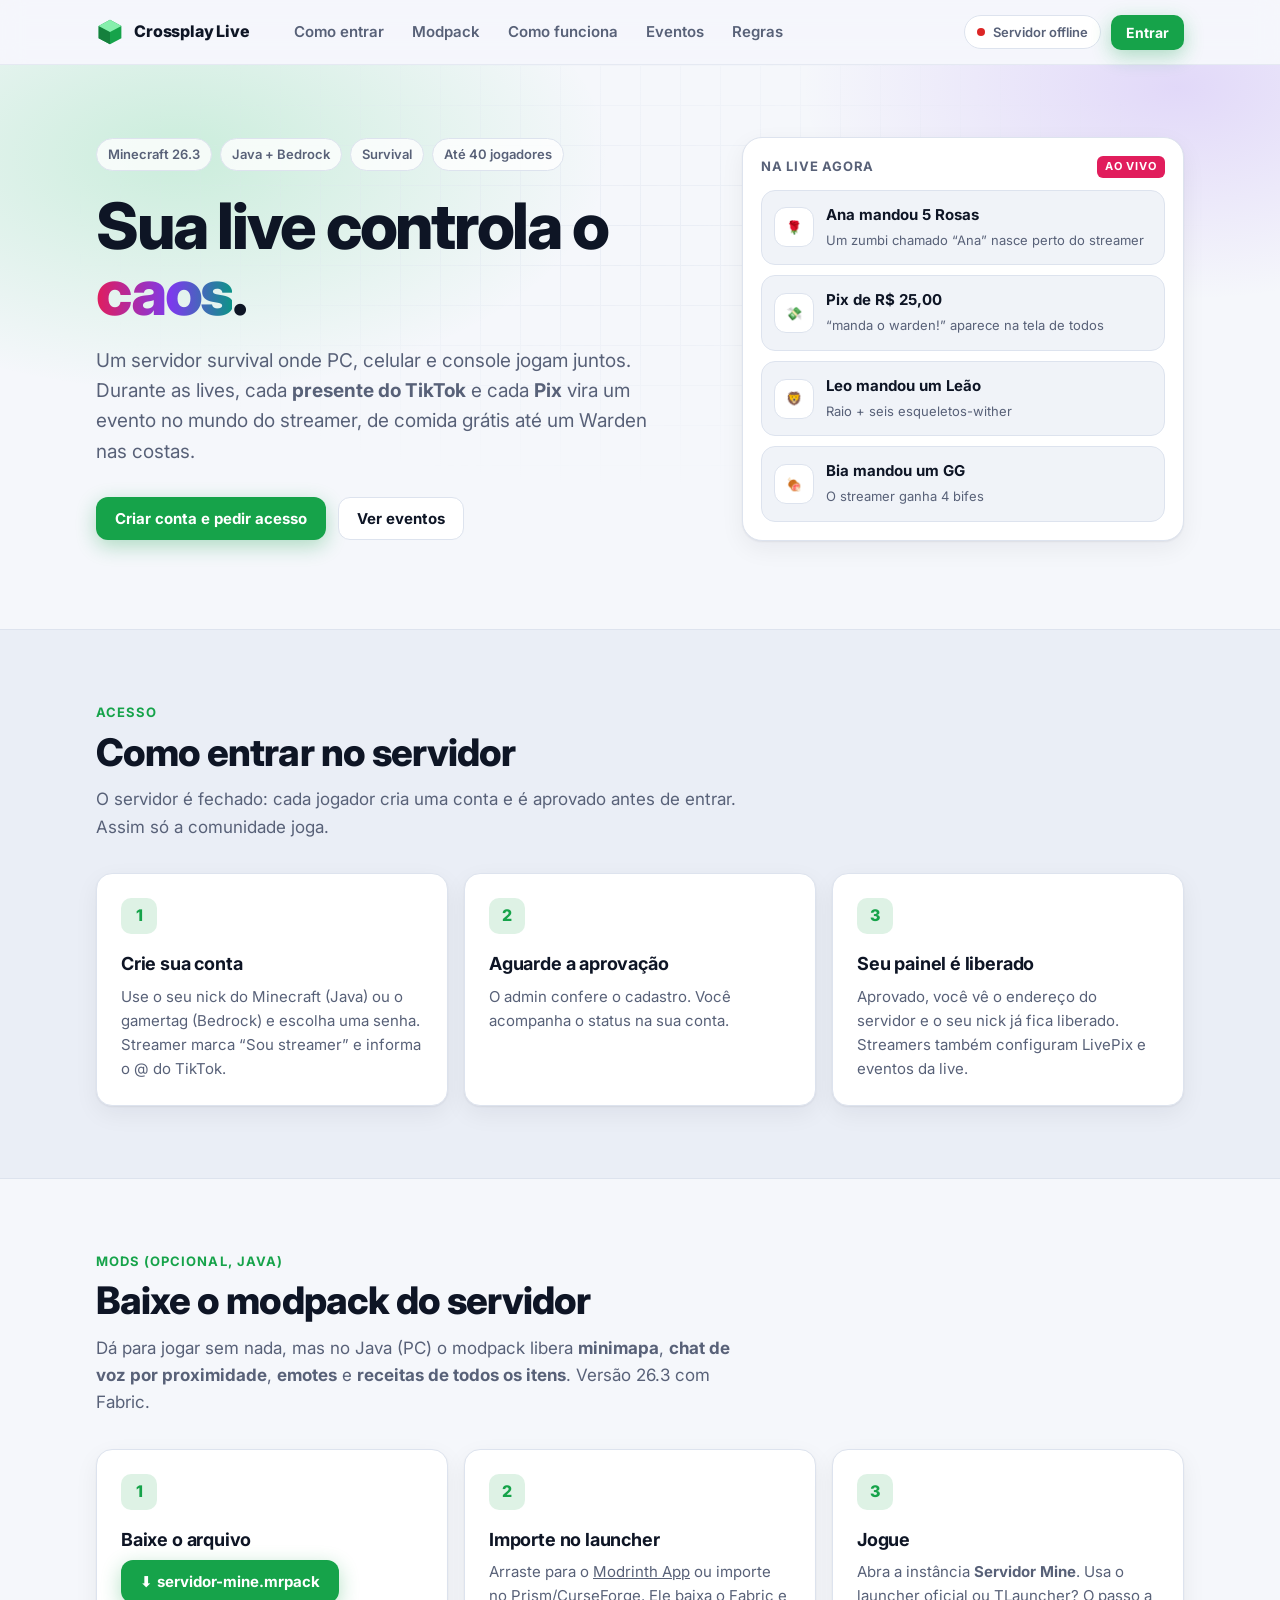
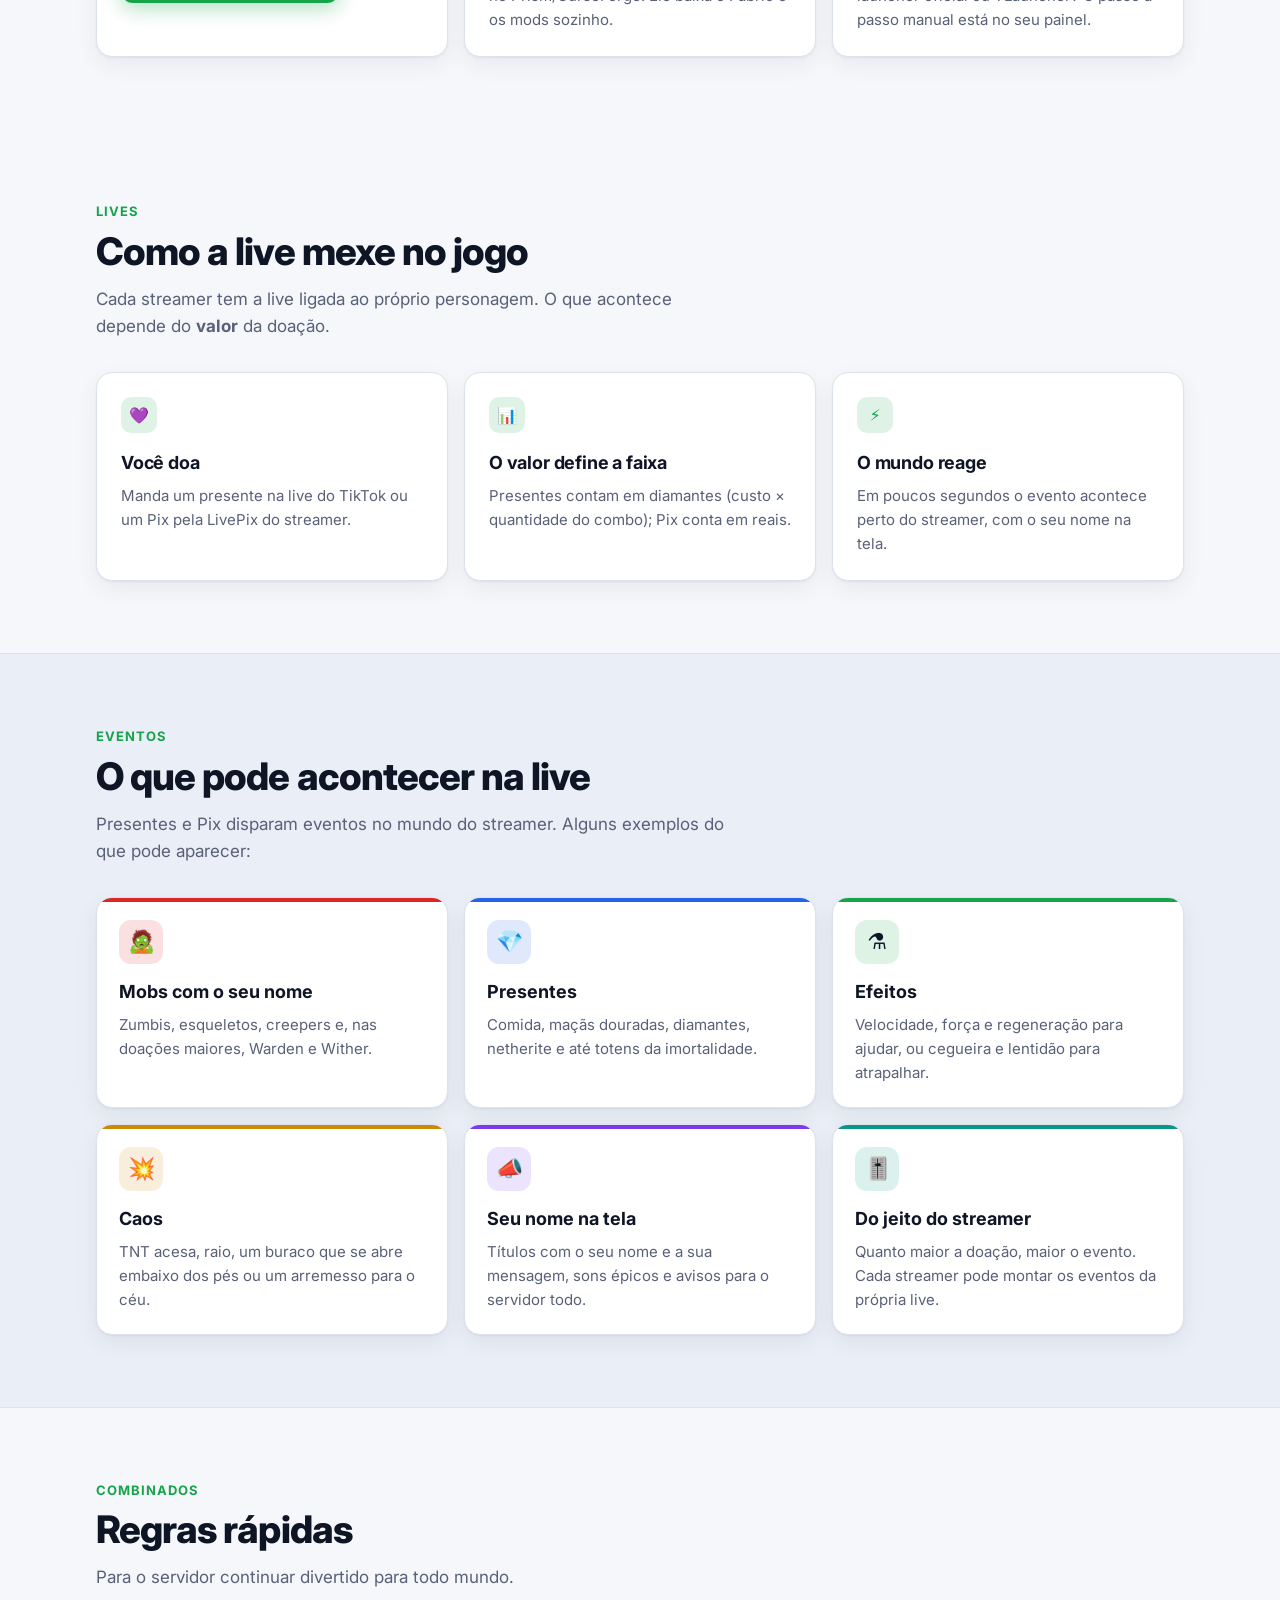
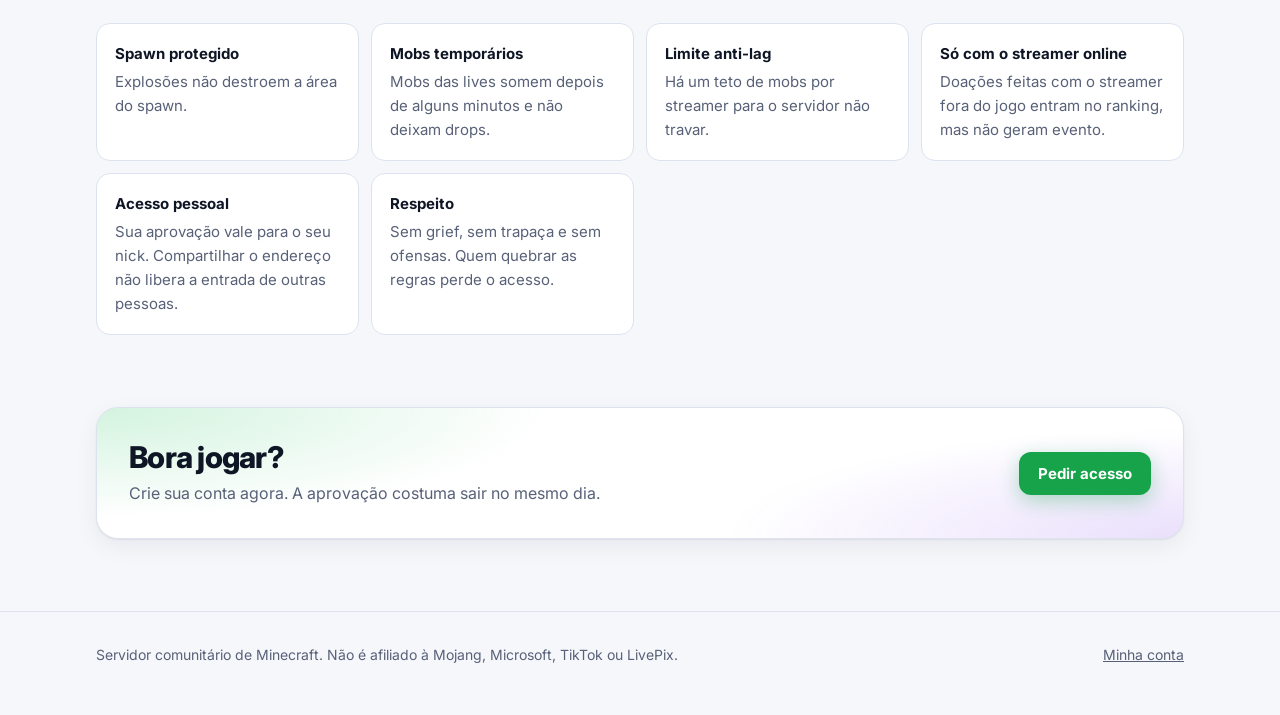
<file: index.html>
<!doctype html>
<html lang="pt-BR">
<head>
  <meta charset="utf-8">
  <meta name="viewport" content="width=device-width, initial-scale=1">
  <title>Crossplay Live</title>
  <meta name="description" content="Servidor Minecraft survival para Java e Bedrock, onde presentes do TikTok e Pix na live viram eventos dentro do jogo.">
  <meta name="theme-color" content="#090c13">
  <link rel="preconnect" href="https://fonts.googleapis.com">
  <link rel="preconnect" href="https://fonts.gstatic.com" crossorigin>
  <link href="https://fonts.googleapis.com/css2?family=Press+Start+2P&family=Inter:wght@400;500;600;700;800&display=swap" rel="stylesheet">
  <link rel="stylesheet" href="assets/site.css">
  <link rel="icon" href="data:image/svg+xml,%3Csvg xmlns='http://www.w3.org/2000/svg' viewBox='0 0 32 32'%3E%3Cpath fill='%2316a34a' d='M16 2 29 9v14l-13 7-13-7V9z'/%3E%3Cpath fill='%2315803d' d='M16 16v14L3 23V9z'/%3E%3Cpath fill='%2386efac' d='M16 2 29 9l-13 7L3 9z'/%3E%3C/svg%3E">
</head>
<body>

<nav class="nav" aria-label="Principal">
  <div class="wrap nav-row">
    <a class="brand" href="./">
      <svg class="brand-mark" viewBox="0 0 32 32" aria-hidden="true"><path fill="#16a34a" d="M16 2 29 9v14l-13 7-13-7V9z"/><path fill="#15803d" d="M16 16v14L3 23V9z"/><path fill="#86efac" d="M16 2 29 9l-13 7L3 9z"/></svg>
      Crossplay Live
    </a>
    <div class="nav-links">
      <a href="#entrar">Como entrar</a>
      <a href="#modpack">Modpack</a>
      <a href="#como-funciona">Como funciona</a>
      <a href="#eventos">Eventos</a>
      <a href="#regras">Regras</a>
    </div>
    <div class="nav-actions">
      <span class="status-pill" id="status" aria-live="polite"><span class="dot"></span><span data-status-text>Verificando…</span></span>
      <a class="btn btn-primary btn-sm" href="painel.html">Entrar</a>
    </div>
  </div>
</nav>

<header class="hero">
  <div class="wrap hero-grid">
    <div>
      <div class="eyebrow">
        <span class="chip">Minecraft 26.3</span>
        <span class="chip">Java + Bedrock</span>
        <span class="chip">Survival</span>
        <span class="chip">Até 40 jogadores</span>
      </div>
      <h1>Sua live controla o <span class="grad">caos</span>.</h1>
      <p class="lead">Um servidor survival onde PC, celular e console jogam juntos. Durante as lives, cada <strong>presente do TikTok</strong> e cada <strong>Pix</strong> vira um evento no mundo do streamer, de comida grátis até um Warden nas costas.</p>
      <div class="cta-row">
        <a class="btn btn-primary" href="painel.html#cadastro">Criar conta e pedir acesso</a>
        <a class="btn btn-ghost" href="#eventos">Ver eventos</a>
      </div>
    </div>

    <div class="feed" aria-label="Exemplo de eventos durante uma live">
      <div class="feed-head"><span>Na live agora</span><span class="live-tag">AO VIVO</span></div>
      <ul class="feed-list">
        <li class="feed-item"><span class="feed-ico" aria-hidden="true">🌹</span><div><b>Ana mandou 5 Rosas</b><span>Um zumbi chamado “Ana” nasce perto do streamer</span></div></li>
        <li class="feed-item"><span class="feed-ico" aria-hidden="true">💸</span><div><b>Pix de R$ 25,00</b><span>“manda o warden!” aparece na tela de todos</span></div></li>
        <li class="feed-item"><span class="feed-ico" aria-hidden="true">🦁</span><div><b>Leo mandou um Leão</b><span>Raio + seis esqueletos-wither</span></div></li>
        <li class="feed-item"><span class="feed-ico" aria-hidden="true">🍖</span><div><b>Bia mandou um GG</b><span>O streamer ganha 4 bifes</span></div></li>
      </ul>
    </div>
  </div>
</header>

<main>
  <section id="entrar" class="section-alt">
    <div class="wrap">
      <p class="kicker">Acesso</p>
      <h2>Como entrar no servidor</h2>
      <p class="sub">O servidor é fechado: cada jogador cria uma conta e é aprovado antes de entrar. Assim só a comunidade joga.</p>
      <div class="grid-3">
        <article class="card"><div class="step-num">1</div><h3>Crie sua conta</h3><p>Use o seu nick do Minecraft (Java) ou o gamertag (Bedrock) e escolha uma senha. Streamer marca “Sou streamer” e informa o @ do TikTok.</p></article>
        <article class="card"><div class="step-num">2</div><h3>Aguarde a aprovação</h3><p>O admin confere o cadastro. Você acompanha o status na sua conta.</p></article>
        <article class="card"><div class="step-num">3</div><h3>Seu painel é liberado</h3><p>Aprovado, você vê o endereço do servidor e o seu nick já fica liberado. Streamers também configuram LivePix e eventos da live.</p></article>
      </div>
    </div>
  </section>

  <section id="modpack">
    <div class="wrap">
      <p class="kicker">Mods (opcional, Java)</p>
      <h2>Baixe o modpack do servidor</h2>
      <p class="sub">Dá para jogar sem nada, mas no Java (PC) o modpack libera <strong>minimapa</strong>, <strong>chat de voz por proximidade</strong>, <strong>emotes</strong> e <strong>receitas de todos os itens</strong>. Versão 26.3 com Fabric.</p>
      <div class="grid-3">
        <article class="card"><div class="step-num">1</div><h3>Baixe o arquivo</h3><p><a class="btn btn-primary" href="pack/servidor-mine.mrpack" download>⬇ servidor-mine.mrpack</a></p></article>
        <article class="card"><div class="step-num">2</div><h3>Importe no launcher</h3><p>Arraste para o <a href="https://modrinth.com/app" target="_blank" rel="noopener">Modrinth App</a> ou importe no Prism/CurseForge. Ele baixa o Fabric e os mods sozinho.</p></article>
        <article class="card"><div class="step-num">3</div><h3>Jogue</h3><p>Abra a instância <strong>Servidor Mine</strong>. Usa o launcher oficial ou TLauncher? O passo a passo manual está no seu painel.</p></article>
      </div>
    </div>
  </section>

  <section id="como-funciona">
    <div class="wrap">
      <p class="kicker">Lives</p>
      <h2>Como a live mexe no jogo</h2>
      <p class="sub">Cada streamer tem a live ligada ao próprio personagem. O que acontece depende do <strong>valor</strong> da doação.</p>
      <div class="grid-3">
        <article class="card"><div class="step-num">💜</div><h3>Você doa</h3><p>Manda um presente na live do TikTok ou um Pix pela LivePix do streamer.</p></article>
        <article class="card"><div class="step-num">📊</div><h3>O valor define a faixa</h3><p>Presentes contam em diamantes (custo × quantidade do combo); Pix conta em reais.</p></article>
        <article class="card"><div class="step-num">⚡</div><h3>O mundo reage</h3><p>Em poucos segundos o evento acontece perto do streamer, com o seu nome na tela.</p></article>
      </div>
    </div>
  </section>

  <section id="eventos" class="section-alt">
    <div class="wrap">
      <p class="kicker">Eventos</p>
      <h2>O que pode acontecer na live</h2>
      <p class="sub">Presentes e Pix disparam eventos no mundo do streamer. Alguns exemplos do que pode aparecer:</p>

      <div class="showcase">
        <article class="show-card" style="--c:var(--t4)">
          <span class="show-ico" aria-hidden="true">🧟</span>
          <h3>Mobs com o seu nome</h3>
          <p>Zumbis, esqueletos, creepers e, nas doações maiores, Warden e Wither.</p>
        </article>
        <article class="show-card" style="--c:var(--t2)">
          <span class="show-ico" aria-hidden="true">💎</span>
          <h3>Presentes</h3>
          <p>Comida, maçãs douradas, diamantes, netherite e até totens da imortalidade.</p>
        </article>
        <article class="show-card" style="--c:var(--t1)">
          <span class="show-ico" aria-hidden="true">⚗️</span>
          <h3>Efeitos</h3>
          <p>Velocidade, força e regeneração para ajudar, ou cegueira e lentidão para atrapalhar.</p>
        </article>
        <article class="show-card" style="--c:var(--t3)">
          <span class="show-ico" aria-hidden="true">💥</span>
          <h3>Caos</h3>
          <p>TNT acesa, raio, um buraco que se abre embaixo dos pés ou um arremesso para o céu.</p>
        </article>
        <article class="show-card" style="--c:var(--brand-2)">
          <span class="show-ico" aria-hidden="true">📣</span>
          <h3>Seu nome na tela</h3>
          <p>Títulos com o seu nome e a sua mensagem, sons épicos e avisos para o servidor todo.</p>
        </article>
        <article class="show-card" style="--c:var(--pix)">
          <span class="show-ico" aria-hidden="true">🎚️</span>
          <h3>Do jeito do streamer</h3>
          <p>Quanto maior a doação, maior o evento. Cada streamer pode montar os eventos da própria live.</p>
        </article>
      </div>
    </div>
  </section>

  <section id="regras">
    <div class="wrap">
      <p class="kicker">Combinados</p>
      <h2>Regras rápidas</h2>
      <p class="sub">Para o servidor continuar divertido para todo mundo.</p>
      <div class="rules">
        <div><b>Spawn protegido</b>Explosões não destroem a área do spawn.</div>
        <div><b>Mobs temporários</b>Mobs das lives somem depois de alguns minutos e não deixam drops.</div>
        <div><b>Limite anti-lag</b>Há um teto de mobs por streamer para o servidor não travar.</div>
        <div><b>Só com o streamer online</b>Doações feitas com o streamer fora do jogo entram no ranking, mas não geram evento.</div>
        <div><b>Acesso pessoal</b>Sua aprovação vale para o seu nick. Compartilhar o endereço não libera a entrada de outras pessoas.</div>
        <div><b>Respeito</b>Sem grief, sem trapaça e sem ofensas. Quem quebrar as regras perde o acesso.</div>
      </div>
    </div>
  </section>

  <section style="padding-top:0">
    <div class="wrap">
      <div class="cta-band">
        <div><h2>Bora jogar?</h2><p>Crie sua conta agora. A aprovação costuma sair no mesmo dia.</p></div>
        <a class="btn btn-primary" href="painel.html#cadastro">Pedir acesso</a>
      </div>
    </div>
  </section>
</main>

<footer>
  <div class="wrap foot-row">
    <span>Servidor comunitário de Minecraft. Não é afiliado à Mojang, Microsoft, TikTok ou LivePix.</span>
    <span><a href="painel.html">Minha conta</a></span>
  </div>
</footer>

<script type="module">
  // Status do servidor ao vivo na navegação
  import { Api } from "./assets/api.js";
  import { showServerStatus } from "./assets/ui.js";
  showServerStatus(new Api(undefined, null), document.getElementById("status"));
</script>
</body>
</html>
</file>
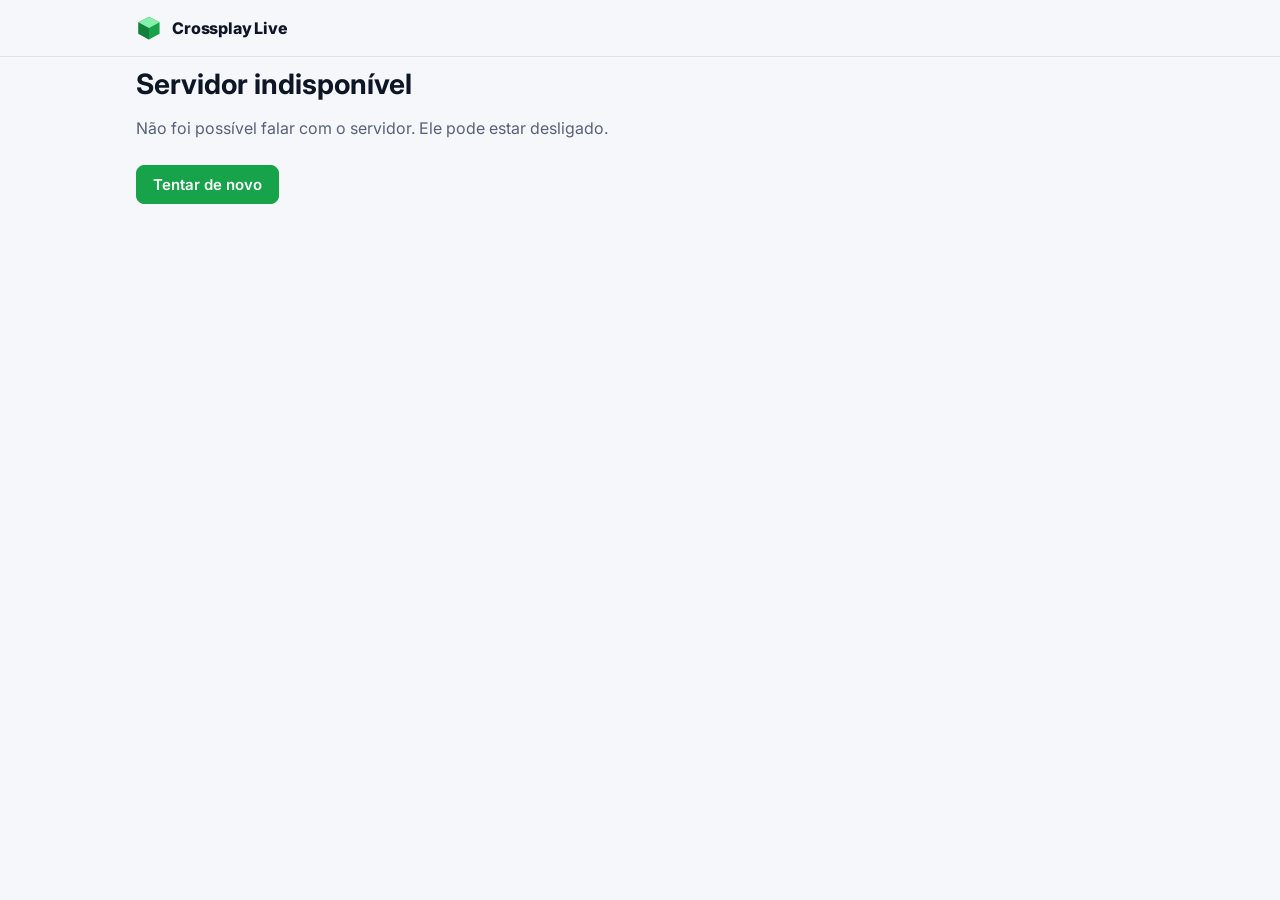
<file: conta.html>
<!doctype html>
<html lang="pt-BR">
<head>
  <meta charset="utf-8">
  <meta name="viewport" content="width=device-width, initial-scale=1">
  <title>Minha conta · Crossplay Live</title>
  <meta name="robots" content="noindex">
  <meta http-equiv="refresh" content="0; url=painel.html">
  <script>location.replace("painel.html" + location.search + location.hash);</script>
  <style>body { margin: 0; font: 16px system-ui, sans-serif; background: #090c13; color: #e9eef7; padding: 32px 16px; }
    a { color: #4ade80; }</style>
</head>
<body>
  <p>A conta agora fica no painel. <a href="painel.html">Abrir o painel</a>.</p>
</body>
</html>
</file>
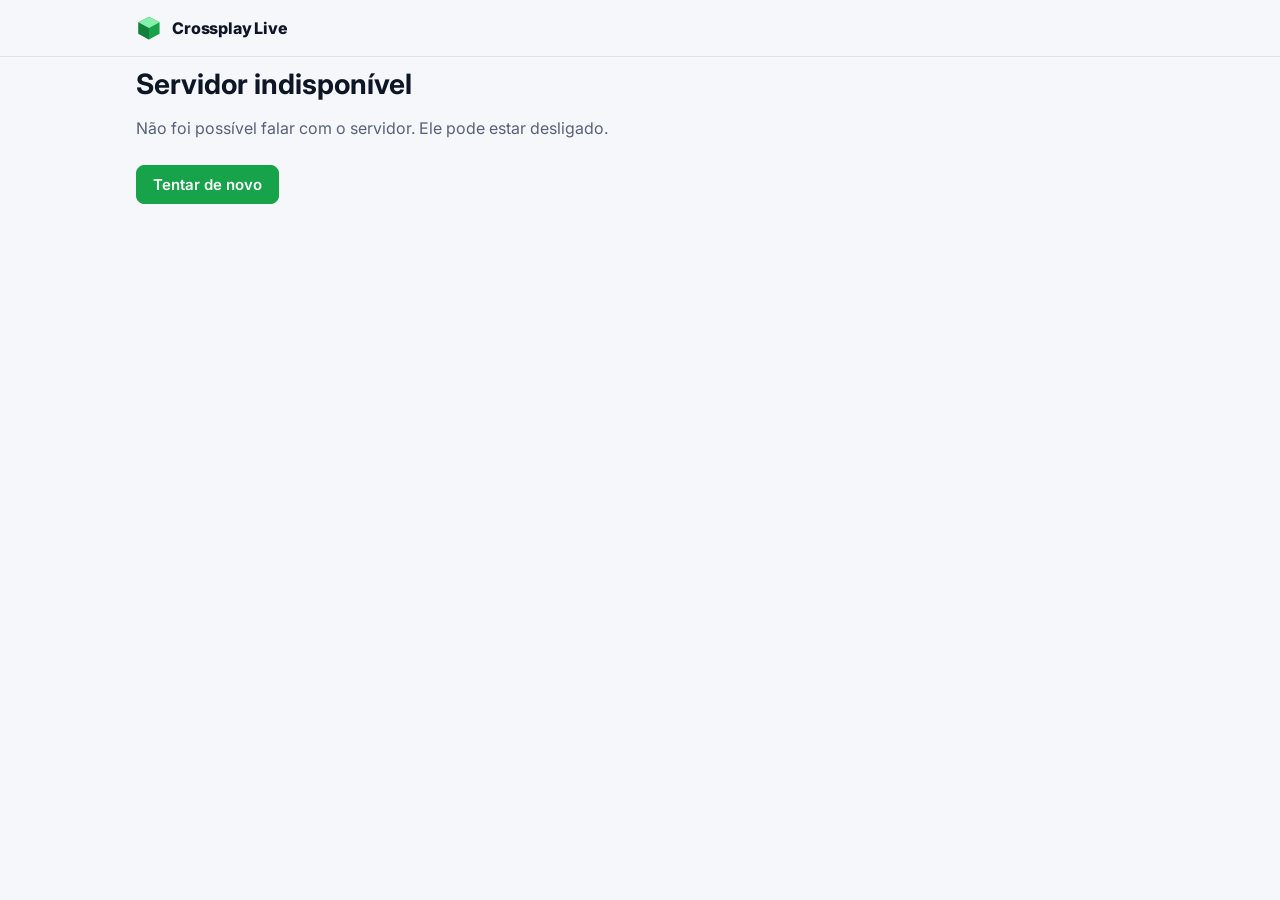
<file: painel.html>
<!doctype html>
<html lang="pt-BR">
<head>
  <meta charset="utf-8">
  <meta name="viewport" content="width=device-width, initial-scale=1">
  <title>Minha conta · Crossplay Live</title>
  <meta name="description" content="Entre ou crie sua conta, aguarde a aprovação e acesse o seu painel: endereço do servidor, LivePix e eventos da live.">
  <meta name="referrer" content="no-referrer">
  <meta name="robots" content="noindex">
  <meta name="theme-color" content="#090c13">
  <link rel="preconnect" href="https://fonts.googleapis.com">
  <link rel="preconnect" href="https://fonts.gstatic.com" crossorigin>
  <link href="https://fonts.googleapis.com/css2?family=Press+Start+2P&family=Inter:wght@400;500;600;700;800&display=swap" rel="stylesheet">
  <link rel="stylesheet" href="assets/painel.css">
  <link rel="icon" href="data:image/svg+xml,%3Csvg xmlns='http://www.w3.org/2000/svg' viewBox='0 0 32 32'%3E%3Cpath fill='%2316a34a' d='M16 2 29 9v14l-13 7-13-7V9z'/%3E%3Cpath fill='%2315803d' d='M16 16v14L3 23V9z'/%3E%3Cpath fill='%2386efac' d='M16 2 29 9l-13 7L3 9z'/%3E%3C/svg%3E">
</head>
<body>
  <header class="top">
    <div class="wrap top-row">
      <a class="brand-link" href="./">
        <svg class="brand-mark" viewBox="0 0 32 32" aria-hidden="true"><path fill="#16a34a" d="M16 2 29 9v14l-13 7-13-7V9z"/><path fill="#15803d" d="M16 16v14L3 23V9z"/><path fill="#86efac" d="M16 2 29 9l-13 7L3 9z"/></svg>
        <span class="brand-text">Crossplay Live</span>
      </a>
      <div id="who" class="who" hidden>
        <span id="who-name"></span>
        <span id="who-badges" class="badges"></span>
        <button id="logout" class="btn ghost small" type="button">Sair</button>
      </div>
    </div>
  </header>

  <main class="wrap">
    <div id="flash" class="flash" role="status" aria-live="polite" hidden></div>

    <!-- Entrar / criar conta -->
    <section id="view-auth" class="auth" hidden>
      <form id="form-auth" class="card auth-card" novalidate>
        <div class="seg tabs2" role="tablist" aria-label="Acesso">
          <button type="button" role="tab" id="tab-login" aria-selected="true">Entrar</button>
          <button type="button" role="tab" id="tab-signup" aria-selected="false">Criar conta</button>
        </div>

        <h1 id="auth-title">Bem-vindo de volta</h1>
        <p class="sub" id="auth-sub">Entre com o nick que você cadastrou.</p>

        <div class="seg editions" role="radiogroup" aria-label="Versão do jogo">
          <label><input type="radio" name="edition" value="java" checked><span>☕ Java (PC)</span></label>
          <label><input type="radio" name="edition" value="bedrock"><span>📱 Bedrock</span></label>
        </div>

        <label><span id="nick-label">Nick do Minecraft</span>
          <input name="nick" autocomplete="username" required minlength="3" maxlength="17" spellcheck="false" autocapitalize="off">
          <small id="nick-help" class="hint">Exatamente como aparece no jogo.</small>
        </label>
        <label>Senha
          <input name="password" type="password" autocomplete="current-password" required minlength="8" maxlength="128">
        </label>

        <div id="signup-fields" hidden>
          <label>Confirmar senha
            <input name="password2" type="password" autocomplete="new-password" minlength="8" maxlength="128">
          </label>

          <label>Nome do personagem no servidor <small class="hint">(opcional)</small>
            <input name="character" maxlength="16" spellcheck="false" autocapitalize="off" placeholder="Igual ao nick">
            <small class="hint">É o nome que aparece no chat e na lista de jogadores. 3 a 16 letras, números ou _.</small>
          </label>

          <label class="check"><input type="checkbox" name="is_streamer"> <span><b>Sou streamer</b>: quero ligar minha live do TikTok ao meu personagem.</span></label>
          <label id="tiktok-field" hidden>Seu @ do TikTok
            <input name="tiktok" placeholder="@seucanal" spellcheck="false" autocapitalize="off" maxlength="25">
            <small class="hint">Depois da aprovação você configura a LivePix e os eventos da sua live aqui mesmo.</small>
          </label>

          <label>Recado para o admin <small class="hint">(opcional) Quem te convidou? De qual live você é?</small>
            <textarea name="message" maxlength="280" rows="3"></textarea>
          </label>
          <label class="check"><input type="checkbox" name="rules"> <span>Li e aceito as <a href="./#regras">regras do servidor</a>.</span></label>
        </div>

        <button class="btn btn-block" type="submit" id="auth-submit">Entrar</button>
        <p class="hint center">Sua senha é cifrada no seu aparelho antes de ser enviada.</p>
      </form>
    </section>

    <!-- Conta logada -->
    <section id="view-app" hidden>
      <div id="account-state"></div>

      <nav class="tabs" id="app-tabs" role="tablist" hidden>
        <button type="button" role="tab" data-go="jogo">🎮 Jogo</button>
        <button type="button" role="tab" data-go="streamer" hidden>📺 Streamer</button>
        <button type="button" role="tab" data-go="dev" hidden>⚙ DEV</button>
        <button type="button" role="tab" data-go="admin" hidden>🛡 Admin</button>
      </nav>

      <article class="card" id="character-card" data-tab="jogo" hidden>
        <h2>Seu personagem</h2>
        <p class="hint">Nome que aparece no chat e na lista de jogadores (Tab). Sua conta Mojang não muda.</p>
        <form id="form-character" class="inline">
          <label>Nome no servidor<input name="character" maxlength="16" spellcheck="false" autocapitalize="off"></label>
          <button class="btn small" type="submit">Salvar nome</button>
        </form>
      </article>

      <article class="card" id="servers-card" data-tab="jogo" hidden>
        <h2>Como entrar no servidor</h2>
        <div id="servers" class="servers"></div>
      </article>

      <article class="card" id="bank-card" data-tab="jogo" hidden>
        <div class="bank-head">
          <h2>Banco de itens</h2>
          <span id="bank-usage" class="badge"></span>
        </div>
        <p id="bank-where" class="hint"></p>
        <div id="bank-list" class="bank-list"></div>
        <div id="inv-tip" class="inv-tip" role="tooltip" hidden></div>
        <p class="hint inv-help">Clique nos itens para selecionar. Passe o mouse para ver o que é.</p>
        <div id="bank-pick" class="bank-pick" hidden></div>
        <div class="row bank-actions" id="bank-actions" hidden>
          <button id="bank-withdraw" class="btn small" type="button" disabled>Retirar selecionados</button>
          <button id="bank-cancel" class="btn ghost small" type="button" disabled>Cancelar retirada</button>
        </div>
        <details class="bank-history" id="bank-history-box" hidden>
          <summary>Histórico</summary>
          <ul id="bank-history"></ul>
        </details>
      </article>

      <article class="card" id="minimap-card" data-tab="jogo">
        <div class="bank-head">
          <h2>🧩 Modpack do servidor (recomendado)</h2>
        </div>
        <p class="hint">Dá para jogar sem mods, mas com o modpack você ganha <b>minimapa</b> (JourneyMap), <b>chat de voz por proximidade</b> (Simple Voice Chat), <b>emotes</b> (Emotecraft) e <b>receitas</b> (JEI). Só funciona no Java (PC), versão <b>26.3</b> com <b>Fabric</b>.</p>
        <p><a class="btn" href="pack/servidor-mine.mrpack" download>⬇ Baixar modpack (.mrpack)</a></p>
        <details class="cmd-group" open>
          <summary>Modrinth App / Prism Launcher / CurseForge (mais fácil)</summary>
          <ol class="hint guide">
            <li>Baixe o arquivo <code>servidor-mine.mrpack</code> no botão acima.</li>
            <li>Abra o launcher e importe o arquivo. No <a href="https://modrinth.com/app" target="_blank" rel="noopener">Modrinth App</a>, arraste o arquivo para a janela. No Prism, use <b>Adicionar instância → Importar</b>. Ele baixa o Fabric e todos os mods sozinho.</li>
            <li>Jogue pela instância <b>Servidor Mine</b>.</li>
          </ol>
        </details>
        <details class="cmd-group">
          <summary>Launcher oficial ou TLauncher (instalação manual)</summary>
          <ol class="hint guide">
            <li><b>Launcher oficial:</b> baixe o instalador em <a href="https://fabricmc.net/use/installer/" target="_blank" rel="noopener">fabricmc.net/use/installer</a>, escolha <b>Client</b>, versão <b>26.3</b> e clique em Install. <b>TLauncher:</b> escolha <b>Fabric 26.3</b> na lista e entre uma vez no jogo.</li>
            <li>Baixe a versão <b>26.3 / Fabric</b> de cada mod:
              <a href="https://modrinth.com/mod/fabric-api/versions?g=26.3&amp;l=fabric" target="_blank" rel="noopener">Fabric API</a>,
              <a href="https://modrinth.com/mod/journeymap/versions?g=26.3&amp;l=fabric" target="_blank" rel="noopener">JourneyMap</a>,
              <a href="https://modrinth.com/mod/simple-voice-chat/versions?g=26.3&amp;l=fabric" target="_blank" rel="noopener">Simple Voice Chat</a>,
              <a href="https://modrinth.com/mod/emotecraft/versions?g=26.3&amp;l=fabric" target="_blank" rel="noopener">Emotecraft</a> e
              <a href="https://modrinth.com/mod/player-animation-library/versions?g=26.3&amp;l=fabric" target="_blank" rel="noopener">Player Animation Library</a> (necessário para o Emotecraft),
              <a href="https://modrinth.com/mod/jei/versions?g=26.3&amp;l=fabric" target="_blank" rel="noopener">JEI</a> e
              <a href="https://modrinth.com/mod/mezzconfig/versions?g=26.3&amp;l=fabric" target="_blank" rel="noopener">MezzConfig</a> (necessário para o JEI) e
              <a href="https://modrinth.com/mod/mezzconfiggui/versions?g=26.3&amp;l=fabric" target="_blank" rel="noopener">MezzConfigGUI</a> (tela de configurações do JEI, opcional).</li>
            <li>Baixe também o <a href="pack/mochilas-cliente.jar" download>mod das Mochilas do servidor</a> (tela única da mochila, com módulos, bancada, lampião e tanques nos lados) e coloque junto na pasta <code>mods</code>.</li>
            <li>Coloque os .jar na pasta <code>mods</code>. No launcher oficial: <code>Win + R</code> → <code>%appdata%\.minecraft</code>. No TLauncher: ícone de pasta. Crie a pasta <code>mods</code> se ela não existir.</li>
            <li>Abra o jogo com o perfil <b>Fabric 26.3</b>.</li>
          </ol>
        </details>
        <p class="hint">Teclas: <code>J</code> abre o mapa grande, <code>B</code> marca um ponto, <code>V</code> abre o chat de voz (segure <code>Caps Lock</code> para falar; dá para trocar para microfone sempre aberto). A tecla de emotes fica em <b>Opções → Controles → Emotecraft</b>; se ela bater com o <code>B</code> do JourneyMap, troque uma das duas. No JEI, abra o inventário (<code>E</code>) e passe o mouse num item: <code>R</code> mostra a receita e <code>U</code> mostra onde ele é usado; a chave inglesa embaixo da lista abre as configurações (tamanho da lista, colunas etc.).</p>
      </article>

      <article class="card" id="commands-card" data-tab="dev" hidden>
        <div class="bank-head">
          <h2>📜 Seus comandos no jogo</h2>
          <span id="commands-count" class="badge"></span>
        </div>
        <p class="hint">Só aparecem os comandos que a sua conta pode usar. Digite no chat do jogo (tecla T).</p>
        <input id="commands-search" type="search" placeholder="Procurar comando…" autocomplete="off">
        <div id="commands-list" class="commands-list"></div>
      </article>

      <article class="card" id="duel-card" data-tab="jogo" hidden>
        <div class="bank-head">
          <h2>🏆 Ranking de duelos</h2>
        </div>
        <p class="hint">Duelos acontecem na arena quando um evento da live chama. V = vitórias, D = derrotas, E = empates.</p>
        <ol id="duel-ranking" class="duel-list"></ol>
        <details class="bank-history" id="duel-recent-box" hidden>
          <summary>Últimos duelos</summary>
          <ul id="duel-recent"></ul>
        </details>
      </article>

      <article class="card" id="dev-card" data-tab="dev" hidden>
        <div class="bank-head">
          <h2>Painel DEV</h2>
          <span id="dev-status" class="badge"></span>
        </div>
        <p class="hint">Controle do servidor. Tudo o que você faz aqui fica registrado no log com o seu nick.</p>
        <div class="dev-grid">
          <section class="dev-box">
            <h3>Servidor</h3>
            <p id="dev-server" class="dev-line"></p>
            <div class="row">
              <button class="btn small" type="button" data-power="start">Iniciar</button>
              <button class="btn ghost small" type="button" data-power="restart">Reiniciar</button>
              <button class="btn ghost small danger" type="button" data-power="stop">Encerrar</button>
            </div>
          </section>

          <section class="dev-box">
            <h3>Mundo</h3>
            <div class="row">
              <button class="btn ghost small" type="button" data-act="day">☀️ Dia</button>
              <button class="btn ghost small" type="button" data-act="night">🌙 Noite</button>
              <button class="btn ghost small" type="button" data-act="clear">🌤️ Sol</button>
              <button class="btn ghost small" type="button" data-act="rain">🌧️ Chuva</button>
              <button class="btn ghost small" type="button" data-act="thunder">⛈️ Tempestade</button>
            </div>
          </section>

          <section class="dev-box">
            <h3>Entrada no Java</h3>
            <form id="dev-settings" class="dev-form">
              <label>Liberação vale (horas)<input name="login_hours" type="number" min="1" max="720" required></label>
              <button class="btn small" type="submit">Salvar</button>
            </form>
            <p class="hint">Depois que o jogador clica em "Liberar entrada", ele entra quantas vezes quiser nesse tempo.</p>
          </section>

          <section class="dev-box">
            <h3>Duração do dia</h3>
            <form id="dev-day" class="dev-form">
              <label>Dia claro dura<select name="day_multiplier">
                <option value="1">1x (normal, ~10 min)</option>
                <option value="2">2x (~20 min)</option>
                <option value="3">3x (~30 min)</option>
                <option value="4">4x (~40 min)</option>
                <option value="5">5x (~50 min)</option>
                <option value="6">6x (~1 h)</option>
              </select></label>
              <button class="btn small" type="submit">Salvar</button>
            </form>
            <p class="hint">Só o dia claro fica mais longo; entardecer, noite e amanhecer seguem normais, e dormir continua pulando a noite. Vale em até 30 segundos, sem reiniciar.</p>
          </section>

          <section class="dev-box">
            <h3>Mensagem</h3>
            <form id="dev-msg" class="dev-form">
              <label>Para<select name="to"><option value="">Todos (aviso no chat)</option></select></label>
              <label class="wide">Texto<input name="text" maxlength="240" required></label>
              <button class="btn small" type="submit">Enviar</button>
            </form>
          </section>

          <details class="tier dev-box dev-wide" data-fold="player" style="--c: #22c55e">
            <summary><span class="tier-sum"><span class="tier-title">Jogador</span><span class="tier-meta">Spawn, curar, expulsar, give, mobs, modo de jogo e teleporte</span></span></summary>
            <div class="dev-form">
              <label>Jogador online<select id="dev-player"></select></label>
              <div class="row dev-actions">
                <button class="btn ghost small" type="button" data-pact="spawn">Levar ao spawn</button>
                <button class="btn ghost small" type="button" data-pact="heal">Curar</button>
                <button class="btn ghost small danger" type="button" data-pact="kick">Expulsar</button>
              </div>
            </div>
            <div class="dev-rows">
              <form class="dev-form" id="dev-give">
                <div id="dev-give-fields" class="gear-fields"></div>
                <label>Qtd.<input name="count" type="number" min="1" max="640" value="1"></label>
                <button class="btn small" type="submit">Give</button>
                <div id="dev-ench" class="dev-ench"></div>
              </form>
              <form class="dev-form" id="dev-summon">
                <label>Mob<input name="mob" list="dev-mobs" placeholder="zombie" required spellcheck="false" autocapitalize="off"></label>
                <label>Qtd.<input name="count" type="number" min="1" max="20" value="1"></label>
                <button class="btn small" type="submit">Spawnar</button>
              </form>
              <form class="dev-form" id="dev-gamemode">
                <label>Modo de jogo<select name="mode">
                  <option value="survival">Sobrevivência</option><option value="creative">Criativo</option>
                  <option value="adventure">Aventura</option><option value="spectator">Espectador</option>
                </select></label>
                <button class="btn small" type="submit">Aplicar</button>
              </form>
              <form class="dev-form" id="dev-tp">
                <label>Levar até<select name="dest"></select></label>
                <button class="btn small" type="submit">Teleportar</button>
              </form>
            </div>
            <datalist id="dev-items"></datalist>
            <datalist id="dev-mobs"></datalist>
          </details>

          <details class="tier dev-box dev-wide" data-fold="sim" style="--c: #eab308">
            <summary><span class="tier-sum"><span class="tier-title">Simular evento de live</span><span class="tier-meta">Doação de mentira para testar qualquer evento em quem está online</span></span></summary>
            <form id="dev-sim" class="dev-form sim-form">
              <label>Para quem<select name="player"></select></label>
              <label>Doação<select name="kind"><option value="gift">Presente do TikTok</option><option value="pix">Pix</option></select></label>
              <label><span data-sim-unit>Valor (💎)</span><input name="value" inputmode="decimal" value="100" required></label>
              <label>Quem mandou<input name="donor" maxlength="24" value="Doador de teste"></label>
              <label><span data-sim-text>Presente</span><input name="text" maxlength="80" placeholder="Rosa"></label>
              <label>O que roda<select name="mode"><option value="actions">Ações que eu escolher</option><option value="tiers">Faixas de um streamer</option></select></label>
              <label data-sim-streamer hidden>Streamer<select name="streamer"></select></label>
            </form>
            <div id="dev-sim-actions"></div>
            <p class="hint" id="dev-sim-hint"></p>
            <div class="row dev-actions"><button class="btn small" type="submit" form="dev-sim" id="dev-sim-send">Enviar evento</button></div>
          </details>

          <details class="tier dev-box dev-wide" data-fold="zones" style="--c: #ef4444">
            <summary><span class="tier-sum"><span class="tier-title">Zonas protegidas</span><span class="tier-meta" id="dev-zone-count">Áreas onde ninguém quebra nem constrói</span></span></summary>
            <p class="hint">Ninguém quebra nem constrói no quadrado de "raio" blocos em volta do ponto (na altura toda). Explosões, fogo, pistões e o buraco dos eventos também não afetam. Vale até para admin/DEV: só no <b>modo criativo</b> quem tem permissão consegue construir lá.</p>
            <div id="dev-zones" class="player-list"></div>
            <form id="dev-zone" class="dev-form">
              <label>Nome<input name="zname" maxlength="40" placeholder="Spawn" required></label>
              <label>Mundo<select name="world"><option value="world">Mundo normal</option><option value="world_nether">Nether</option><option value="world_the_end">End</option></select></label>
              <label>X<input name="x" type="number" required></label>
              <label>Y<input name="y" type="number" required></label>
              <label>Z<input name="z" type="number" required></label>
              <label>Raio<input name="radius" type="number" min="1" max="512" value="50" required></label>
              <button class="btn ghost small" type="button" id="dev-here">Usar a posição do jogador</button>
              <button class="btn small" type="submit">Proteger</button>
            </form>
          </details>

          <details class="tier dev-box dev-wide" data-fold="console" style="--c: #64748b">
            <summary><span class="tier-sum"><span class="tier-title">Console</span><span class="tier-meta">Qualquer comando do servidor</span></span></summary>
            <form id="dev-console" class="dev-form">
              <label class="wide">Comando<input name="command" maxlength="300" placeholder="list" required spellcheck="false" autocapitalize="off"></label>
              <button class="btn small" type="submit">Executar</button>
            </form>
            <pre id="dev-output" class="dev-output" hidden></pre>
          </details>
        </div>
      </article>

      <div class="cards" id="streamer-cards" data-tab="streamer" hidden>
        <article class="card">
          <h2>Sua live</h2>
          <dl class="facts">
            <dt>TikTok</dt><dd id="me-tiktok"></dd>
            <dt>Personagem</dt><dd id="me-player"></dd>
            <dt>Live</dt><dd id="me-live"></dd>
          </dl>
          <p class="hint">A live é acompanhada automaticamente enquanto você estiver dentro do jogo.</p>
        </article>

        <article class="card">
          <h2>Pix (LivePix)</h2>
          <p id="pix-status" class="status"></p>
          <form id="form-livepix" autocomplete="off">
            <label>Client ID<input name="client_id" required spellcheck="false"></label>
            <label>Client Secret<input name="client_secret" type="password" required spellcheck="false"></label>
            <div class="row">
              <button class="btn small" type="submit">Conectar LivePix</button>
              <button id="pix-remove" class="btn ghost small" type="button">Desconectar</button>
            </div>
          </form>
          <details class="hint">
            <summary>Como gerar as credenciais</summary>
            <ol>
              <li>Em livepix.gg, abra <strong>Configurações → Aplicações</strong> e crie um app.</li>
              <li>Marque o escopo <code>messages:read</code>.</li>
              <li>Copie o Client ID e o Client Secret para cá.</li>
            </ol>
            Só doações feitas depois de conectar geram eventos.
          </details>
        </article>
      </div>

      <article class="card" id="players-card" data-tab="admin" hidden>
        <div class="editor-head">
          <div>
            <h2>Contas</h2>
            <p class="hint">Aprovar libera o nick no jogo na hora. Daqui você também define quem é streamer e quem é admin.</p>
          </div>
          <div id="player-filter" class="seg" role="tablist" aria-label="Filtrar contas">
            <button type="button" role="tab" data-status="pending" aria-selected="true">Aguardando <span id="pending-count"></span></button>
            <button type="button" role="tab" data-status="approved" aria-selected="false">Aprovadas</button>
            <button type="button" role="tab" data-status="rejected" aria-selected="false">Recusadas</button>
          </div>
        </div>
        <div id="player-list" class="player-list"></div>
      </article>

      <article class="card editor-card" id="editor-card" data-tab="streamer" hidden>
        <div id="support-bar" class="support-bar" hidden>
          <div>
            <b id="support-title"></b>
            <span id="support-livepix" class="support-lock"></span>
          </div>
          <button id="support-exit" class="btn ghost small" type="button">Sair do modo suporte</button>
        </div>
        <div class="editor-head">
          <div>
            <h2>Eventos por faixa de valor</h2>
            <p id="rules-mode" class="hint"></p>
          </div>
        </div>

        <div class="seg kind" role="tablist" aria-label="Tipo de doação">
          <button type="button" role="tab" data-kind="gift" aria-selected="true">Presentes TikTok (💎)</button>
          <button type="button" role="tab" data-kind="pix" aria-selected="false">Pix (R$)</button>
        </div>

        <div id="tiers" class="tiers"></div>
        <button id="add-tier" class="btn ghost" type="button">+ Adicionar faixa</button>

        <div id="errors" class="errors" role="alert" hidden></div>

        <div class="savebar">
          <button id="save" class="btn" type="button">Salvar eventos</button>
          <button id="discard" class="btn ghost" type="button">Descartar mudanças</button>        </div>
      </article>
    </section>

    <section id="view-offline" hidden>
      <h1>Servidor indisponível</h1>
      <p class="sub" id="offline-msg">Não foi possível falar com o servidor agora. Tente de novo mais tarde.</p>
      <button class="btn" type="button" onclick="location.reload()">Tentar de novo</button>
    </section>
  </main>

  <script type="module" src="assets/painel.js"></script>
</body>
</html>
</file>
<file: assets/site.css>
/* Visual do site (página inicial e área do jogador). Tema claro/escuro por tokens. */
:root {
  --bg: #f5f7fb; --bg-2: #eaeef6; --surface: #ffffff; --surface-2: #f0f3f8; --text: #0e1525; --muted: #586178;
  --border: #dde3ee; --brand: #16a34a; --brand-ink: #ffffff; --brand-2: #7c3aed; --tiktok: #e11d5c; --pix: #0d9488;
  --warn: #b45309; --danger: #dc2626; --ok: #15803d;
  --t1: #16a34a; --t2: #2563eb; --t3: #ca8a04; --t4: #dc2626;
  --glow-1: rgba(34, 197, 94, .20); --glow-2: rgba(124, 58, 237, .16);
  --shadow: 0 1px 2px rgba(15, 23, 42, .06), 0 8px 24px rgba(15, 23, 42, .06);
  --radius: 16px;
  color-scheme: light;
}
@media (prefers-color-scheme: dark) {
  :root:not([data-theme="light"]) {
    --bg: #090c13; --bg-2: #0e1320; --surface: #111725; --surface-2: #182033; --text: #e9eef7; --muted: #97a1b6;
    --border: #222b3f; --brand: #4ade80; --brand-ink: #062611; --brand-2: #a78bfa; --tiktok: #ff4d86; --pix: #2dd4bf;
    --warn: #fbbf24; --danger: #f87171; --ok: #4ade80;
    --t1: #4ade80; --t2: #60a5fa; --t3: #facc15; --t4: #f87171;
    --glow-1: rgba(74, 222, 128, .14); --glow-2: rgba(167, 139, 250, .14);
    --shadow: 0 1px 2px rgba(0, 0, 0, .4), 0 12px 32px rgba(0, 0, 0, .35);
    color-scheme: dark;
  }
}
:root[data-theme="dark"] {
  --bg: #090c13; --bg-2: #0e1320; --surface: #111725; --surface-2: #182033; --text: #e9eef7; --muted: #97a1b6;
  --border: #222b3f; --brand: #4ade80; --brand-ink: #062611; --brand-2: #a78bfa; --tiktok: #ff4d86; --pix: #2dd4bf;
  --warn: #fbbf24; --danger: #f87171; --ok: #4ade80;
  --t1: #4ade80; --t2: #60a5fa; --t3: #facc15; --t4: #f87171;
  --glow-1: rgba(74, 222, 128, .14); --glow-2: rgba(167, 139, 250, .14);
  --shadow: 0 1px 2px rgba(0, 0, 0, .4), 0 12px 32px rgba(0, 0, 0, .35);
  color-scheme: dark;
}

* { box-sizing: border-box; }
html { -webkit-text-size-adjust: 100%; scroll-behavior: smooth; scroll-padding-top: 80px; }
body { margin: 0; background: var(--bg); color: var(--text); font: 16px/1.6 Inter, system-ui, -apple-system, "Segoe UI", sans-serif; }
a { color: inherit; }
[hidden] { display: none !important; }
.wrap { max-width: 1120px; margin: 0 auto; padding: 0 16px; }
.pixel { font-family: "Press Start 2P", ui-monospace, monospace; letter-spacing: .02em; }
code, .kbd {
  font-family: ui-monospace, "Cascadia Code", Consolas, monospace; font-size: .9em;
  background: var(--surface-2); border: 1px solid var(--border); border-radius: 6px; padding: 1px 6px;
}
:focus-visible { outline: 2px solid var(--brand); outline-offset: 2px; }
@media (prefers-reduced-motion: reduce) { *, *::before, *::after { animation: none !important; transition: none !important; } }

/* navegação */
.nav {
  position: sticky; top: 0; z-index: 10; backdrop-filter: saturate(1.4) blur(12px); -webkit-backdrop-filter: saturate(1.4) blur(12px);
  background: color-mix(in srgb, var(--bg) 78%, transparent); border-bottom: 1px solid color-mix(in srgb, var(--border) 70%, transparent);
}
.nav-row { display: flex; align-items: center; gap: 20px; min-height: 64px; }
.brand { display: flex; align-items: center; gap: 10px; text-decoration: none; font-weight: 800; letter-spacing: -.01em; white-space: nowrap; }
.brand-mark { width: 28px; height: 28px; flex: none; }
.nav-links { display: flex; gap: 4px; margin: 0 auto 0 12px; }
.nav-links a { text-decoration: none; color: var(--muted); font-weight: 600; font-size: 15px; padding: 8px 12px; border-radius: 10px; }
.nav-links a:hover { color: var(--text); background: var(--surface-2); }
.nav-actions { display: flex; align-items: center; gap: 10px; margin-left: auto; }

/* botões */
.btn {
  display: inline-flex; align-items: center; justify-content: center; gap: 8px; font: 700 15px Inter, system-ui, sans-serif;
  padding: 11px 18px; border-radius: 12px; border: 1px solid transparent; cursor: pointer; text-decoration: none; white-space: nowrap;
  transition: transform .15s ease, box-shadow .15s ease, background-color .15s ease;
}
.btn:active { transform: translateY(1px); }
.btn-primary { background: var(--brand); color: var(--brand-ink); box-shadow: 0 6px 20px color-mix(in srgb, var(--brand) 32%, transparent); }
.btn-primary:hover { box-shadow: 0 8px 28px color-mix(in srgb, var(--brand) 45%, transparent); }
.btn-ghost { background: var(--surface); color: var(--text); border-color: var(--border); }
.btn-ghost:hover { background: var(--surface-2); }
.btn-sm { padding: 8px 14px; font-size: 14px; border-radius: 10px; }
.btn:disabled { opacity: .6; cursor: progress; }

/* status do servidor */
.status-pill {
  display: inline-flex; align-items: center; gap: 8px; font-size: 13px; font-weight: 600; color: var(--muted);
  padding: 6px 12px; border-radius: 999px; background: var(--surface); border: 1px solid var(--border); white-space: nowrap;
}
.dot { width: 8px; height: 8px; border-radius: 50%; background: var(--muted); flex: none; }
.status-pill.on .dot { background: var(--ok); box-shadow: 0 0 0 0 color-mix(in srgb, var(--ok) 60%, transparent); animation: pulse 2s infinite; }
.status-pill.off .dot { background: var(--danger); }
@keyframes pulse { 70% { box-shadow: 0 0 0 8px transparent; } 100% { box-shadow: 0 0 0 0 transparent; } }

/* hero */
.hero { position: relative; overflow: hidden; padding: 72px 0 88px; }
.hero::before {
  content: ""; position: absolute; inset: -20% -10% auto; height: 120%; z-index: -1; pointer-events: none;
  background: radial-gradient(40% 50% at 20% 30%, var(--glow-1), transparent 70%),
              radial-gradient(35% 45% at 85% 20%, var(--glow-2), transparent 70%);
}
.hero::after {
  content: ""; position: absolute; inset: 0; z-index: -1; pointer-events: none; opacity: .5;
  background-image: linear-gradient(var(--border) 1px, transparent 1px), linear-gradient(90deg, var(--border) 1px, transparent 1px);
  background-size: 40px 40px; mask-image: radial-gradient(60% 60% at 50% 30%, #000, transparent 75%);
  -webkit-mask-image: radial-gradient(60% 60% at 50% 30%, #000, transparent 75%);
}
.hero-grid { display: grid; grid-template-columns: 1.15fr .85fr; gap: 48px; align-items: center; }
.eyebrow { display: flex; flex-wrap: wrap; gap: 8px; margin-bottom: 22px; }
.chip {
  font-size: 13px; font-weight: 600; padding: 5px 11px; border-radius: 999px; color: var(--muted);
  background: color-mix(in srgb, var(--surface) 80%, transparent); border: 1px solid var(--border);
}
.hero h1 { font-size: clamp(36px, 6vw, 64px); line-height: 1.04; letter-spacing: -.035em; margin: 0 0 20px; font-weight: 800; }
.grad { background: linear-gradient(90deg, var(--tiktok), var(--brand-2) 55%, var(--pix)); -webkit-background-clip: text; background-clip: text; color: transparent; }
.lead { font-size: clamp(17px, 2.1vw, 19px); color: var(--muted); max-width: 580px; margin: 0 0 30px; }
.cta-row { display: flex; flex-wrap: wrap; gap: 12px; }
.hero-note { margin: 18px 0 0; font-size: 14px; color: var(--muted); }
.hero-note a { color: var(--text); font-weight: 600; }

/* feed de exemplo no hero */
.feed { position: relative; background: var(--surface); border: 1px solid var(--border); border-radius: 20px; padding: 18px; box-shadow: var(--shadow); }
.feed-head { display: flex; align-items: center; justify-content: space-between; margin-bottom: 12px; font-size: 13px; font-weight: 700; color: var(--muted); text-transform: uppercase; letter-spacing: .06em; }
.live-tag { color: #fff; background: var(--tiktok); padding: 2px 8px; border-radius: 6px; font-size: 11px; letter-spacing: .08em; }
.feed-list { list-style: none; margin: 0; padding: 0; display: grid; gap: 10px; }
.feed-item { display: grid; grid-template-columns: 40px 1fr; gap: 12px; align-items: center; padding: 12px; border-radius: 14px; background: var(--surface-2); border: 1px solid var(--border); animation: slide-in .5s ease both; }
.feed-item:nth-child(2) { animation-delay: .15s; } .feed-item:nth-child(3) { animation-delay: .3s; } .feed-item:nth-child(4) { animation-delay: .45s; }
.feed-ico { width: 40px; height: 40px; border-radius: 12px; display: grid; place-items: center; font-size: 20px; background: var(--surface); border: 1px solid var(--border); }
.feed-item b { display: block; font-size: 15px; }
.feed-item span { font-size: 13px; color: var(--muted); }
@keyframes slide-in { from { opacity: 0; transform: translateY(8px); } to { opacity: 1; transform: none; } }

/* seções */
section { padding: 72px 0; }
.section-alt { background: var(--bg-2); border-block: 1px solid var(--border); }
.kicker { font-size: 13px; font-weight: 700; color: var(--brand); text-transform: uppercase; letter-spacing: .08em; margin: 0 0 8px; }
h2 { font-size: clamp(26px, 3.6vw, 38px); line-height: 1.15; letter-spacing: -.025em; margin: 0 0 12px; font-weight: 800; }
.sub { color: var(--muted); margin: 0 0 32px; max-width: 640px; font-size: 17px; }

.grid-3 { display: grid; gap: 16px; grid-template-columns: repeat(3, minmax(0, 1fr)); }
.card { background: var(--surface); border: 1px solid var(--border); border-radius: var(--radius); padding: 24px; box-shadow: var(--shadow); min-width: 0; }
.step-num {
  width: 36px; height: 36px; border-radius: 10px; display: grid; place-items: center; margin-bottom: 16px; font-weight: 800;
  color: var(--brand); background: color-mix(in srgb, var(--brand) 14%, transparent);
}
.card h3 { margin: 0 0 6px; font-size: 18px; letter-spacing: -.01em; }
.card p { margin: 0; color: var(--muted); font-size: 15px; }

/* tabela de eventos */
.tabs { display: inline-flex; gap: 4px; padding: 4px; background: var(--surface); border: 1px solid var(--border); border-radius: 12px; margin-bottom: 20px; }
.tabs button { font: 700 15px Inter, system-ui, sans-serif; color: var(--muted); background: transparent; border: 0; border-radius: 9px; padding: 9px 18px; cursor: pointer; }
.tabs button[aria-selected="true"] { background: var(--surface-2); color: var(--text); box-shadow: inset 0 0 0 1px var(--border); }
.tiers { display: grid; gap: 12px; }
.tier {
  display: grid; grid-template-columns: 200px 1fr; gap: 20px; align-items: center; position: relative; overflow: hidden;
  background: var(--surface); border: 1px solid var(--border); border-radius: var(--radius); padding: 20px 22px;
}
.tier::before { content: ""; position: absolute; inset: 0 auto 0 0; width: 4px; background: var(--c); }
.tier .name { font-size: 10px; color: var(--c); margin-bottom: 8px; }
.tier .range { font-size: 22px; font-weight: 800; white-space: nowrap; letter-spacing: -.01em; }
.tier .range small { font-size: 13px; font-weight: 600; color: var(--muted); display: block; letter-spacing: 0; }
.tier ul { margin: 0; padding: 0; list-style: none; display: flex; flex-wrap: wrap; gap: 8px; }
.tier li { background: var(--surface-2); border: 1px solid var(--border); border-radius: 9px; padding: 5px 11px; font-size: 14px; }
.tier li.rand { border-style: dashed; }
.legend { font-size: 14px; color: var(--muted); margin-top: 16px; }
.legend span { border: 1px dashed var(--border); border-radius: 6px; padding: 0 6px; }

.rules { display: grid; gap: 12px; grid-template-columns: repeat(auto-fit, minmax(240px, 1fr)); }
.rules div { background: var(--surface); border: 1px solid var(--border); border-radius: 14px; padding: 18px; font-size: 15px; color: var(--muted); }
.rules b { display: block; margin-bottom: 4px; color: var(--text); }

.cta-band {
  display: flex; align-items: center; justify-content: space-between; gap: 24px; flex-wrap: wrap; padding: 32px;
  border-radius: 22px; border: 1px solid var(--border); box-shadow: var(--shadow);
  background: radial-gradient(60% 120% at 0% 0%, var(--glow-1), transparent 70%), radial-gradient(60% 120% at 100% 100%, var(--glow-2), transparent 70%), var(--surface);
}
.cta-band h2 { margin: 0 0 6px; font-size: clamp(22px, 3vw, 30px); }
.cta-band p { margin: 0; color: var(--muted); }

footer { border-top: 1px solid var(--border); padding: 32px 0 48px; color: var(--muted); font-size: 14px; }
.foot-row { display: flex; justify-content: space-between; gap: 16px; flex-wrap: wrap; }
.foot-row a { color: var(--muted); }

/* formulários e área do jogador */
.auth-wrap { max-width: 480px; margin: 48px auto 72px; }
.panel { background: var(--surface); border: 1px solid var(--border); border-radius: 20px; padding: 28px; box-shadow: var(--shadow); }
.panel h1 { font-size: 28px; letter-spacing: -.025em; margin: 0 0 6px; }
.panel .sub { margin-bottom: 22px; font-size: 15px; }
.seg { display: grid; grid-auto-flow: column; grid-auto-columns: 1fr; gap: 4px; padding: 4px; background: var(--surface-2); border: 1px solid var(--border); border-radius: 12px; margin-bottom: 22px; }
.seg button, .seg label { font: 700 14px Inter, system-ui, sans-serif; color: var(--muted); background: transparent; border: 0; border-radius: 9px; padding: 9px 10px; cursor: pointer; text-align: center; margin: 0; }
.seg button[aria-selected="true"], .seg input:checked + span { color: var(--text); }
.seg button[aria-selected="true"], .seg label:has(input:checked) { background: var(--surface); box-shadow: 0 1px 2px rgba(0,0,0,.08), inset 0 0 0 1px var(--border); }
.seg input { position: absolute; opacity: 0; pointer-events: none; }
.field { display: grid; gap: 6px; margin-bottom: 16px; font-size: 14px; font-weight: 600; }
.field small { font-weight: 500; color: var(--muted); }
.field input, .field textarea {
  font: 16px Inter, system-ui, sans-serif; color: var(--text); background: var(--bg); width: 100%; min-width: 0;
  border: 1px solid var(--border); border-radius: 12px; padding: 12px 14px; transition: border-color .15s, box-shadow .15s;
}
.field textarea { resize: vertical; min-height: 76px; }
.field input:focus, .field textarea:focus { outline: none; border-color: var(--brand); box-shadow: 0 0 0 4px color-mix(in srgb, var(--brand) 18%, transparent); }
.field input:user-invalid { border-color: var(--danger); }
.check { display: flex; gap: 10px; align-items: flex-start; font-size: 14px; color: var(--muted); margin: 4px 0 20px; }
.check input { margin-top: 3px; accent-color: var(--brand); }
.btn-block { width: 100%; }
.alert { padding: 12px 14px; border-radius: 12px; border: 1px solid var(--border); background: var(--surface-2); font-size: 14px; font-weight: 600; margin-bottom: 16px; }
.alert.err { border-color: color-mix(in srgb, var(--danger) 50%, var(--border)); color: var(--danger); background: color-mix(in srgb, var(--danger) 8%, var(--surface)); }
.alert.ok { border-color: color-mix(in srgb, var(--ok) 50%, var(--border)); color: var(--ok); background: color-mix(in srgb, var(--ok) 8%, var(--surface)); }

.state { display: flex; gap: 14px; align-items: flex-start; padding: 18px; border-radius: 14px; border: 1px solid var(--border); background: var(--surface-2); margin-bottom: 20px; }
.state-ico { width: 44px; height: 44px; flex: none; border-radius: 12px; display: grid; place-items: center; font-size: 22px; background: var(--surface); border: 1px solid var(--border); }
.state b { display: block; font-size: 17px; margin-bottom: 2px; }
.state p { margin: 0; color: var(--muted); font-size: 14px; }
.state.pending { border-color: color-mix(in srgb, var(--warn) 45%, var(--border)); }
.state.approved { border-color: color-mix(in srgb, var(--ok) 45%, var(--border)); }
.state.rejected { border-color: color-mix(in srgb, var(--danger) 45%, var(--border)); }

.addr {
  display: grid; grid-template-columns: minmax(0, 1fr) auto; align-items: center; gap: 2px 12px; margin-bottom: 10px;
  background: var(--bg); border: 1px solid var(--border); border-radius: 12px; padding: 10px 10px 10px 14px;
}
.addr-label { grid-column: 1 / -1; font-size: 11px; font-weight: 700; color: var(--muted); text-transform: uppercase; letter-spacing: .06em; }
.addr code { background: none; border: 0; padding: 0; font-size: 15px; font-weight: 700; overflow-wrap: anywhere; }
.copy { font: 700 13px Inter, system-ui, sans-serif; color: var(--text); background: var(--surface); border: 1px solid var(--border); border-radius: 9px; padding: 7px 12px; cursor: pointer; min-width: 82px; }
.copy.done { color: var(--ok); border-color: var(--ok); }
.server-block { margin-bottom: 18px; }
.server-block h3 { font-size: 15px; margin: 0 0 8px; display: flex; align-items: center; gap: 8px; }
.server-block ol { margin: 8px 0 0; padding-left: 20px; color: var(--muted); font-size: 14px; }
.profile-row { display: flex; align-items: center; justify-content: space-between; gap: 12px; margin-bottom: 18px; }
.avatar { width: 48px; height: 48px; border-radius: 12px; image-rendering: pixelated; background: var(--surface-2); border: 1px solid var(--border); }
.who { display: flex; align-items: center; gap: 12px; min-width: 0; }
.who b { display: block; font-size: 18px; overflow: hidden; text-overflow: ellipsis; }
.who span { font-size: 13px; color: var(--muted); }

@media (max-width: 900px) {
  .hero-grid { grid-template-columns: 1fr; gap: 36px; }
  .grid-3 { grid-template-columns: 1fr; }
  .nav-links { display: none; }
}
@media (max-width: 600px) {
  .hero { padding: 44px 0 60px; }
  section { padding: 52px 0; }
  .tier { grid-template-columns: 1fr; gap: 12px; }
  .tabs { display: flex; } .tabs button { flex: 1; }
  .nav-actions .status-pill { display: none; }
  .panel { padding: 22px; }
  .auth-wrap { margin-top: 28px; }
  .cta-band { padding: 24px; }
}

/* vitrine de eventos */
.showcase { display: grid; gap: 16px; grid-template-columns: repeat(3, minmax(0, 1fr)); }
@media (max-width: 900px) { .showcase { grid-template-columns: repeat(2, minmax(0, 1fr)); } }
@media (max-width: 600px) { .showcase { grid-template-columns: 1fr; } }
.show-card { position: relative; overflow: hidden; background: var(--surface); border: 1px solid var(--border); border-radius: var(--radius); padding: 22px; box-shadow: var(--shadow); }
.show-card::before { content: ""; position: absolute; inset: 0 0 auto 0; height: 4px; background: var(--c); }
.show-ico { width: 44px; height: 44px; border-radius: 12px; display: grid; place-items: center; font-size: 22px; margin-bottom: 14px;
  background: color-mix(in srgb, var(--c) 14%, transparent); }
.show-card h3 { margin: 0 0 6px; font-size: 18px; }
.show-card p { margin: 0; color: var(--muted); font-size: 15px; }
</file>
<file: assets/painel.css>
:root {
  --bg: #f5f7fb; --surface: #ffffff; --surface-2: #f0f3f8; --text: #0e1525; --muted: #586178;
  --border: #dde3ee; --accent: #16a34a; --accent-ink: #ffffff; --danger: #dc2626;
  --ok: #15803d; --warn: #b45309;
  --t1: #16a34a; --t2: #2563eb; --t3: #ca8a04; --t4: #dc2626;
  --shadow: 0 1px 2px rgba(15, 23, 42, .06), 0 8px 24px rgba(15, 23, 42, .06);
}
@media (prefers-color-scheme: dark) {
  :root:not([data-theme="light"]) {
    --bg: #090c13; --surface: #111725; --surface-2: #182033; --text: #e9eef7; --muted: #97a1b6;
    --border: #222b3f; --accent: #4ade80; --accent-ink: #062611; --danger: #f87171; --ok: #4ade80; --warn: #fbbf24;
    --t1: #4ade80; --t2: #60a5fa; --t3: #facc15; --t4: #f87171; --shadow: 0 1px 2px rgba(0,0,0,.4), 0 12px 32px rgba(0,0,0,.35);
  }
}
:root[data-theme="dark"] {
  --bg: #090c13; --surface: #111725; --surface-2: #182033; --text: #e9eef7; --muted: #97a1b6;
  --border: #222b3f; --accent: #4ade80; --accent-ink: #062611; --danger: #f87171; --ok: #4ade80; --warn: #fbbf24;
  --t1: #4ade80; --t2: #60a5fa; --t3: #facc15; --t4: #f87171; --shadow: 0 1px 2px rgba(0,0,0,.4), 0 12px 32px rgba(0,0,0,.35);
}

* { box-sizing: border-box; }
body { margin: 0; background: var(--bg); color: var(--text); font: 16px/1.55 Inter, system-ui, -apple-system, "Segoe UI", sans-serif; }
.pixel { font-family: "Press Start 2P", ui-monospace, monospace; letter-spacing: .02em; }
.wrap { max-width: 1040px; margin: 0 auto; padding: 0 16px; }
[hidden] { display: none !important; }
code { font-family: ui-monospace, Consolas, monospace; font-size: .92em; background: var(--surface-2); border: 1px solid var(--border); border-radius: 5px; padding: 0 5px; }

.top { position: sticky; top: 0; z-index: 5; border-bottom: 1px solid var(--border); background: color-mix(in srgb, var(--bg) 80%, transparent); backdrop-filter: blur(12px); -webkit-backdrop-filter: blur(12px); }
.top-row { display: flex; align-items: center; justify-content: space-between; min-height: 56px; gap: 12px; }
.brand { font-size: 11px; text-decoration: none; color: var(--text); }
.who { display: flex; align-items: center; gap: 10px; font-weight: 600; min-width: 0; }
.who span { overflow: hidden; text-overflow: ellipsis; white-space: nowrap; }

main { padding: 32px 16px 64px; }
h1 { font-size: clamp(18px, 4vw, 28px); line-height: 1.4; margin: 8px 0 12px; }
h2 { font-size: 18px; margin: 0 0 14px; }
.sub { color: var(--muted); max-width: 680px; margin: 0 0 24px; }
.hint { color: var(--muted); font-size: 14px; margin: 8px 0 0; }
.hint ol { margin: 8px 0; padding-left: 20px; }
summary { cursor: pointer; font-weight: 600; }

.card { background: var(--surface); border: 1px solid var(--border); border-radius: 16px; padding: 20px; box-shadow: var(--shadow); min-width: 0; }
.auth-grid, .cards { display: grid; gap: 16px; grid-template-columns: repeat(auto-fit, minmax(290px, 1fr)); }
.cards { margin-bottom: 16px; }

label { display: grid; gap: 4px; font-size: 14px; font-weight: 600; margin-bottom: 12px; min-width: 0; }
input, select, textarea {
  font: 15px Inter, system-ui, sans-serif; color: var(--text); background: var(--bg);
  border: 1px solid var(--border); border-radius: 8px; padding: 9px 10px; width: 100%; min-width: 0;
}
input:focus-visible, select:focus-visible, button:focus-visible { outline: 2px solid var(--accent); outline-offset: 1px; }
input:user-invalid { border-color: var(--danger); }

.btn {
  font: 600 15px Inter, system-ui, sans-serif; border: 1px solid var(--accent); background: var(--accent); color: var(--accent-ink);
  border-radius: 8px; padding: 9px 16px; cursor: pointer; white-space: nowrap;
}
.btn:disabled { opacity: .55; cursor: progress; }
.btn.ghost { background: transparent; color: var(--text); border-color: var(--border); }
.btn.danger { color: var(--danger); }
.btn.small { padding: 6px 12px; font-size: 14px; }
.btn.icon { padding: 4px 9px; line-height: 1; }
.row { display: flex; gap: 8px; flex-wrap: wrap; }
.inline { display: flex; gap: 8px; align-items: end; flex-wrap: wrap; }
.inline label { flex: 1 1 180px; margin: 0; }

.facts { display: grid; grid-template-columns: auto 1fr; gap: 4px 14px; margin: 0 0 14px; }
.facts dt { color: var(--muted); } .facts dd { margin: 0; font-weight: 600; overflow-wrap: anywhere; }
.status { margin: 0 0 12px; font-weight: 600; }
.status.ok { color: var(--ok); } .status.warn { color: var(--warn); } .status.off { color: var(--muted); }

/* aviso flutuante: aparece no rodapé da tela sem rolar a página */
.flash { position: fixed; z-index: 50; left: 50%; bottom: 20px; transform: translateX(-50%); width: max-content; max-width: min(640px, calc(100vw - 32px));
  padding: 12px 16px; border-radius: 10px; border: 1px solid var(--border); background: var(--surface); font-weight: 600;
  box-shadow: 0 8px 28px rgba(0, 0, 0, .28); overflow-wrap: anywhere; cursor: pointer; }
.flash.ok { border-color: var(--ok); color: var(--ok); }
.flash.err { border-color: var(--danger); color: var(--danger); }

/* editor */
.editor-head { display: flex; justify-content: space-between; gap: 12px; flex-wrap: wrap; align-items: start; }
.seg { display: inline-flex; gap: 4px; padding: 4px; background: var(--surface-2); border: 1px solid var(--border); border-radius: 10px; flex-wrap: wrap; }
.seg button { font: 600 14px Inter, system-ui, sans-serif; color: var(--muted); background: transparent; border: 0; border-radius: 7px; padding: 7px 12px; cursor: pointer; }
.seg button[aria-selected="true"], .seg button[aria-checked="true"] { background: var(--surface); color: var(--text); box-shadow: var(--shadow); }
.kind { margin: 8px 0 16px; }

.tiers { display: grid; gap: 14px; margin-bottom: 14px; }
.tier { border: 1px solid var(--border); border-left: 6px solid var(--c, var(--t1)); border-radius: 12px; padding: 0 16px; background: var(--bg); min-width: 0; }
.tier[open] { padding-bottom: 16px; }
.tier > summary { list-style: none; cursor: pointer; display: flex; align-items: center; gap: 12px; padding: 14px 0; user-select: none; }
.tier > summary::-webkit-details-marker { display: none; }
.tier > summary::after { content: ""; flex: none; width: 9px; height: 9px; margin: 0 4px 4px auto; border-right: 2px solid var(--muted); border-bottom: 2px solid var(--muted); transform: rotate(45deg); transition: transform .15s; }
.tier[open] > summary { border-bottom: 1px solid var(--border); margin-bottom: 14px; }
.tier[open] > summary::after { margin-bottom: -4px; transform: rotate(-135deg); }
.tier > summary:focus-visible { outline: 2px solid var(--c, var(--t1)); outline-offset: 2px; border-radius: 6px; }
.tier-sum { display: grid; gap: 2px; min-width: 0; }
.tier-title { font-weight: 700; overflow-wrap: anywhere; }
.tier-meta { font-size: 13px; color: var(--muted); }
.tier-head { display: grid; grid-template-columns: minmax(120px, 1.2fr) repeat(2, minmax(90px, 1fr)) auto; gap: 10px; align-items: end; }
.tier-head label { margin: 0; }
.tier-opts { display: grid; grid-template-columns: repeat(auto-fit, minmax(170px, 1fr)); gap: 10px; margin: 12px 0; }
.tier-opts label { margin: 0; }
.actions { display: grid; gap: 8px; }
.action { display: grid; grid-template-columns: minmax(130px, 1fr) minmax(0, 2.4fr) minmax(70px, .6fr) auto; gap: 8px; align-items: end; background: var(--surface); border: 1px solid var(--border); border-radius: 10px; padding: 10px; }
.action label { margin: 0; font-weight: 500; font-size: 13px; }
.params { display: grid; grid-template-columns: repeat(auto-fit, minmax(90px, 1fr)); gap: 8px; min-width: 0; }
.params .wide { grid-column: span 2; }
.static { align-self: center; color: var(--muted); font-size: 14px; }
.add-action { margin-top: 8px; }

.errors { border: 1px solid var(--danger); color: var(--danger); border-radius: 10px; padding: 12px 14px; margin: 14px 0; }
.errors ul { margin: 6px 0 0; padding-left: 20px; }
.savebar { position: sticky; bottom: 0; display: flex; gap: 8px; flex-wrap: wrap; padding: 14px 0 4px; background: linear-gradient(transparent, var(--surface) 30%); margin-top: 8px; }
.dirty #save::after { content: " •"; }

@media (max-width: 720px) {
  .tier-head { grid-template-columns: 1fr 1fr; }
  .tier-head label:first-child { grid-column: span 2; }
  .action { grid-template-columns: 1fr auto; }
  .action .params, .action .weight { grid-column: 1 / -1; }
  .params .wide { grid-column: 1 / -1; }
  .tier-head > button { grid-column: 2; justify-self: end; }
}

/* endereço do servidor e aprovação de jogadores */
#servers-card, #players-card { margin-bottom: 16px; }
.servers { display: grid; gap: 16px; grid-template-columns: repeat(auto-fit, minmax(260px, 1fr)); }
.servers h3 { font-size: 15px; margin: 0 0 8px; }
.addr { display: grid; grid-template-columns: minmax(0, 1fr) auto; align-items: center; gap: 2px 10px; margin-bottom: 8px;
  background: var(--bg); border: 1px solid var(--border); border-radius: 10px; padding: 8px 8px 8px 12px; }
.addr-label { grid-column: 1 / -1; font-size: 11px; font-weight: 700; color: var(--muted); text-transform: uppercase; letter-spacing: .05em; }
.addr code { background: none; border: 0; padding: 0; font-weight: 700; overflow-wrap: anywhere; }
.player-list { display: grid; gap: 8px; margin-top: 14px; }
.player-row { display: flex; justify-content: space-between; align-items: center; gap: 12px; flex-wrap: wrap;
  background: var(--bg); border: 1px solid var(--border); border-radius: 12px; padding: 12px 14px; }
.player-info { display: grid; gap: 2px; min-width: 0; }
.player-info b { font-size: 16px; overflow-wrap: anywhere; }
.player-meta { font-size: 13px; color: var(--muted); }
.player-msg { font-size: 14px; font-style: italic; }
.player-cta { display: flex; justify-content: space-between; align-items: center; gap: 16px; flex-wrap: wrap; margin-top: 16px; }
.player-cta h2 { margin-bottom: 4px; }
.player-cta .hint { margin: 0; }
.player-cta a.btn, #minimap-card a.btn { text-decoration: none; display: inline-block; }

/* cabeçalho */
.brand-link { display: flex; align-items: center; gap: 10px; text-decoration: none; color: var(--text); font-weight: 800; letter-spacing: -.01em; }
.brand-mark { width: 26px; height: 26px; }
.badges { display: inline-flex; gap: 6px; }
.badge { font-size: 12px; font-weight: 700; padding: 2px 8px; border-radius: 999px; border: 1px solid var(--border); color: var(--muted); background: var(--surface-2); white-space: nowrap; }
.badge.admin { color: #fff; background: #7c3aed; border-color: #7c3aed; }
.badge.streamer { color: #fff; background: #e11d5c; border-color: #e11d5c; }
.badge.wants { color: var(--warn); border-color: color-mix(in srgb, var(--warn) 50%, var(--border)); }

/* entrar / criar conta */
.auth { display: grid; place-items: start center; }
.auth-card { width: 100%; max-width: 480px; padding: 26px; }
.auth-card h1 { font-size: 26px; letter-spacing: -.02em; margin: 4px 0 4px; }
.auth-card .sub { margin-bottom: 18px; font-size: 15px; }
.tabs2, .editions { display: grid; grid-auto-flow: column; grid-auto-columns: 1fr; margin-bottom: 18px; }
.editions label { display: block; margin: 0; cursor: pointer; text-align: center; font-weight: 700; font-size: 14px; color: var(--muted); border-radius: 7px; padding: 8px 10px; }
.editions label:has(input:checked) { background: var(--surface); color: var(--text); box-shadow: var(--shadow); }
.editions input { position: absolute; opacity: 0; pointer-events: none; }
label.check { display: flex; grid-template-columns: none; gap: 10px; align-items: flex-start; font-weight: 500; color: var(--muted); }
label.check input { width: auto; margin-top: 3px; accent-color: var(--accent); }
label .hint { font-weight: 500; margin: 0; }
textarea { resize: vertical; min-height: 70px; }
.btn-block { width: 100%; padding: 12px 16px; margin-top: 4px; }
.center { text-align: center; }

/* status da conta */
.state { display: flex; gap: 14px; align-items: flex-start; padding: 18px; border-radius: 14px; border: 1px solid var(--border); background: var(--surface); margin-bottom: 16px; box-shadow: var(--shadow); }
.state-ico { width: 44px; height: 44px; flex: none; border-radius: 12px; display: grid; place-items: center; font-size: 22px; background: var(--surface-2); border: 1px solid var(--border); }
.state b { display: block; font-size: 17px; margin-bottom: 2px; }
.state p { margin: 0; color: var(--muted); font-size: 14px; }
.state.pending { border-color: color-mix(in srgb, var(--warn) 50%, var(--border)); }
.state.approved { border-color: color-mix(in srgb, var(--ok) 50%, var(--border)); }
.state.rejected { border-color: color-mix(in srgb, var(--danger) 50%, var(--border)); }
.servers ol { margin: 6px 0 0; padding-left: 18px; }
.player-info .row { align-items: center; gap: 6px; }
@media (max-width: 720px) { .who #who-name { max-width: 40vw; } }
.brand-link { white-space: nowrap; }
@media (max-width: 480px) { .brand-text { display: none; } }

/* modo suporte (admin editando os eventos de um streamer) */
.support-bar { display: flex; justify-content: space-between; align-items: center; gap: 12px; flex-wrap: wrap;
  margin: -4px 0 16px; padding: 12px 14px; border-radius: 12px; border: 1px solid var(--warn);
  background: color-mix(in srgb, var(--warn) 10%, transparent); }
.support-bar > div { display: grid; gap: 4px; min-width: 0; }
.support-bar b { overflow-wrap: anywhere; }
.support-lock { font-size: 13px; color: var(--muted); }

/* banco de itens */
#bank-card, #character-card { margin-bottom: 16px; }
.bank-head { display: flex; justify-content: space-between; align-items: center; gap: 10px; flex-wrap: wrap; }
.bank-head h2 { margin: 0; }
.bank-list { display: grid; gap: 6px; margin-top: 14px; max-height: 420px; overflow-y: auto; }
.bank-item { display: flex; align-items: center; gap: 12px; margin: 0; padding: 10px 12px; cursor: pointer;
  background: var(--bg); border: 1px solid var(--border); border-radius: 10px; font-weight: 500; }
.bank-item.pending { border-color: color-mix(in srgb, var(--warn) 55%, var(--border)); }
.bank-item input { width: 18px; height: 18px; flex: none; margin: 0; }
.bank-info { display: grid; gap: 2px; min-width: 0; flex: 1; }
.bank-info b { overflow-wrap: anywhere; }
.bank-meta { font-size: 13px; color: var(--muted); overflow-wrap: anywhere; }
.bank-count { font-weight: 800; font-variant-numeric: tabular-nums; }
.bank-actions { margin-top: 12px; }
.bank-history { margin-top: 14px; }
.bank-history summary { cursor: pointer; font-weight: 600; color: var(--muted); }
.bank-history ul { margin: 8px 0 0; padding-left: 18px; font-size: 14px; color: var(--muted); display: grid; gap: 4px; }
.item-icon { width: 32px; height: 32px; flex: none; object-fit: cover; object-position: top; image-rendering: pixelated;
  border-radius: 6px; background: var(--surface-2); padding: 2px; }
.item-icon.none { display: inline-grid; place-items: center; font-weight: 800; color: var(--muted); }
.bank-history li { display: flex; align-items: center; gap: 8px; list-style: none; }
.bank-history li .item-icon { width: 22px; height: 22px; padding: 1px; }
.bank-history ul { padding-left: 0; }

/* painel DEV */
#dev-card { margin-bottom: 16px; border-color: color-mix(in srgb, #0ea5e9 45%, var(--border)); }
.badge.dev { color: #fff; background: #0284c7; border-color: #0284c7; }
.badge.ok { color: var(--ok); border-color: color-mix(in srgb, var(--ok) 50%, var(--border)); }
.dev-grid { display: grid; gap: 14px; margin-top: 14px; grid-template-columns: repeat(3, minmax(0, 1fr)); }
section.dev-box { background: var(--bg); border: 1px solid var(--border); border-radius: 12px; padding: 14px; min-width: 0; }
.dev-box h3 { margin: 0 0 10px; font-size: 15px; }
.dev-wide { grid-column: 1 / -1; }
.dev-line { margin: 0 0 10px; font-size: 14px; color: var(--muted); overflow-wrap: anywhere; }
.dev-form { display: flex; flex-wrap: wrap; gap: 8px; align-items: end; }
.dev-form label { margin: 0; flex: 1 1 120px; min-width: 0; }
.dev-form label.wide { flex: 3 1 220px; }
.dev-form input[type=number] { max-width: 110px; }
.dev-rows { display: grid; gap: 10px; margin-top: 12px; grid-template-columns: repeat(2, minmax(0, 1fr)); }
.dev-rows .dev-form { background: var(--surface); border: 1px solid var(--border); border-radius: 10px; padding: 10px; }
.dev-actions { align-self: end; }
#dev-zones { margin: 10px 0 12px; }
.dev-output { margin: 10px 0 0; padding: 10px 12px; border-radius: 10px; background: #0b1020; color: #d1fae5;
  font: 13px/1.45 ui-monospace, SFMono-Regular, Consolas, monospace; white-space: pre-wrap; overflow-wrap: anywhere; max-height: 260px; overflow: auto; }
@media (max-width: 900px) { .dev-grid { grid-template-columns: 1fr; } .dev-rows { grid-template-columns: 1fr; } }

/* banco de itens como inventário (visual do baú do jogo) */
.bank-list { display: block; max-height: none; overflow: visible; }
.inv-grid { display: grid; grid-template-columns: repeat(9, minmax(0, 52px)); gap: 4px; width: fit-content; max-width: 100%;
  padding: 10px; border-radius: 6px; background: #c6c6c6; border: 3px solid; border-color: #fff #555 #555 #fff; }
.inv-slot { position: relative; aspect-ratio: 1; display: grid; place-items: center; padding: 0; cursor: pointer;
  background: #8b8b8b; border: 2px solid; border-color: #373737 #fff #fff #373737; border-radius: 0; min-width: 0; }
.inv-slot.empty { cursor: default; }
.inv-slot:not(.empty):hover { background: #a8a8a8; }
.inv-slot:focus-visible { outline: 2px solid #ffd54a; outline-offset: 1px; }
.inv-slot .item-icon { width: 78%; height: 78%; padding: 0; background: none; border-radius: 0; }
.inv-slot .item-icon.none { color: #222; font-size: 18px; }
.inv-slot.enchanted .item-icon { filter: drop-shadow(0 0 3px #b48cff) drop-shadow(0 0 1px #d7c2ff); }
.inv-count { position: absolute; right: 2px; bottom: 0; font: 700 15px/1 "Press Start 2P", ui-monospace, monospace;
  font-size: 11px; color: #fff; text-shadow: 2px 2px 0 #3f3f3f; pointer-events: none; }
.inv-slot.selected { background: #5e9c4c; border-color: #2f5a24 #b6e3a8 #b6e3a8 #2f5a24; }
.inv-slot.selected::after { content: "✓"; position: absolute; left: 3px; top: 1px; font-size: 12px; font-weight: 900; color: #fff; text-shadow: 1px 1px 0 #1d3a16; }
.inv-slot.pending::before { content: ""; position: absolute; inset: 2px; border: 2px dashed #ffcc33; pointer-events: none; }
.inv-help { margin-top: 8px; }
.inv-tip { position: fixed; z-index: 50; display: grid; gap: 2px; max-width: 280px; padding: 6px 9px; pointer-events: none;
  background: rgba(16, 0, 16, .94); border: 2px solid #2d0a63; outline: 1px solid #150022; border-radius: 3px;
  color: #fff; font-size: 13px; line-height: 1.35; box-shadow: 0 6px 18px rgba(0, 0, 0, .35); }
.inv-tip b { font-weight: 700; }
.inv-tip .tip-ench { color: #55ffff; }
.inv-tip .tip-custom { font-style: italic; }
.inv-tip .tip-sub, .inv-tip .tip-dim { color: #aaa; }
.inv-tip .tip-line { color: #b9b9ff; }
.inv-tip .tip-warn { color: #ffcc33; }
.inv-tip .tip-id { color: #555; font-size: 11px; }
@media (max-width: 560px) { .inv-grid { grid-template-columns: repeat(9, minmax(0, 1fr)); width: 100%; padding: 6px; gap: 2px; }
  .inv-count { font-size: 8px; } }

/* quanto retirar de cada item selecionado */
.bank-pick { display: grid; gap: 6px; margin-top: 12px; padding: 10px 12px; border: 1px solid var(--border); border-radius: 10px; background: var(--bg); }
.pick-title { font-size: 14px; }
.pick-row { display: flex; align-items: center; gap: 10px; }
.pick-row .item-icon { width: 28px; height: 28px; }
.pick-name { flex: 1; min-width: 0; overflow-wrap: anywhere; font-weight: 600; }
.pick-name small { color: var(--muted); font-weight: 500; }
.pick-row input { width: 90px; flex: none; }

/* "Dar item" em passos e encantamentos (give do DEV e eventos) */
.gear-fields { display: contents; }
.gear-ench { grid-column: 1 / -1; min-width: 0; }
.gear-ench:empty { display: none; }
.ench { border-top: 1px dashed var(--border); padding-top: 10px; min-width: 0; }
.ench-toggle { display: flex; flex-wrap: wrap; align-items: center; gap: 8px; margin: 0; cursor: pointer; }
.ench-toggle input { width: 18px; height: 18px; margin: 0; accent-color: #a855f7; }
.ench-sum { flex: 1 1 160px; font-size: 13px; font-weight: 500; color: var(--muted); overflow-wrap: anywhere; }
.ench-tools { display: flex; flex-wrap: wrap; gap: 8px; margin: 10px 0 8px; }
.ench-grid { display: grid; gap: 6px; grid-template-columns: repeat(auto-fill, minmax(210px, 1fr)); }
.ench-row { display: flex; align-items: center; gap: 8px; margin: 0; padding: 5px 6px 5px 8px; cursor: pointer;
  font-size: 13px; font-weight: 500; border: 1px solid var(--border); border-radius: 8px; background: var(--bg); }
.ench-row input[type=checkbox] { width: 16px; height: 16px; margin: 0; flex: none; accent-color: #a855f7; }
.ench-name { flex: 1; min-width: 0; display: grid; }
.ench-name small { font-size: 11px; color: var(--muted); font-weight: 400; }
.ench-row select { width: auto; min-width: 56px; padding: 3px 6px; flex: none; }
.ench-one { flex: none; min-width: 56px; text-align: center; color: var(--muted); }
.ench-row.on { border-color: #a855f7; background: color-mix(in srgb, #a855f7 12%, var(--bg)); font-weight: 600; }
.ench-row.off { opacity: .55; cursor: not-allowed; }
.dev-ench { flex: 1 1 100%; min-width: 0; }
.dev-ench:empty, .dev-ench .gear-ench:empty { display: none; }
.dev-rows #dev-give { grid-column: 1 / -1; }
#dev-give .gear-fields > label { margin: 0; flex: 1 1 140px; min-width: 0; }

/* mob armado (editor de eventos) */
.weapons { grid-column: 1 / -1; display: flex; flex-wrap: wrap; gap: 6px 16px; margin: 0; padding: 8px 10px; border: 1px solid var(--border); border-radius: 8px; min-width: 0; }
.weapons legend { font-size: 13px; font-weight: 600; padding: 0 4px; }
.weapons .check { display: flex; align-items: center; gap: 6px; margin: 0; font-size: 13px; font-weight: 500; cursor: pointer; }
.weapons .check input { width: 16px; height: 16px; margin: 0; }
.params .wide-all { grid-column: 1 / -1; margin: 0; }

/* abas do painel: só os cartões da aba escolhida aparecem */
.tabs { display: flex; flex-wrap: wrap; gap: 6px; margin: 0 0 16px; padding: 6px; border: 1px solid var(--border); border-radius: 12px; background: var(--bg); }
.tabs button { flex: 1 1 auto; min-width: 110px; padding: 9px 12px; border: 0; border-radius: 8px; background: transparent; color: var(--muted); font-weight: 600; cursor: pointer; }
.tabs button[aria-selected="true"] { background: var(--card, #fff); color: var(--text, inherit); box-shadow: 0 1px 3px rgba(0, 0, 0, .15); }
#view-app[data-active="jogo"] [data-tab]:not([data-tab="jogo"]),
#view-app[data-active="streamer"] [data-tab]:not([data-tab="streamer"]),
#view-app[data-active="dev"] [data-tab]:not([data-tab="dev"]),
#view-app[data-active="admin"] [data-tab]:not([data-tab="admin"]) { display: none !important; }
#minimap-card { margin-bottom: 16px; }
.guide { padding-left: 20px; display: grid; gap: 6px; }
.cmd-group .guide { list-style: decimal; padding-left: 22px; }
.cmd-group .guide li { display: list-item; }
.guide a { font-weight: 600; }

/* comandos do jogo */
#commands-card { margin-bottom: 16px; }
#commands-search { width: 100%; margin: 6px 0 10px; }
.commands-list { display: grid; gap: 6px; }
.cmd-group { border: 1px solid var(--border); border-radius: 10px; padding: 6px 12px; background: var(--bg); }
.cmd-group summary { cursor: pointer; font-weight: 600; padding: 4px 0; }
.cmd-group ul { list-style: none; padding: 0; margin: 4px 0 6px; display: grid; gap: 6px; }
.cmd-group li { display: flex; flex-wrap: wrap; gap: 4px 10px; align-items: baseline; }
.cmd-group code { font-size: 13px; overflow-wrap: anywhere; }
.cmd-group li span { color: var(--muted); font-size: 13px; }

/* ranking de duelos */
#duel-card { margin-bottom: 16px; }
.duel-list { list-style: none; padding: 0; margin: 10px 0 0; display: grid; gap: 6px; }
.duel-rank { display: flex; align-items: center; gap: 10px; padding: 8px 12px; border: 1px solid var(--border); border-radius: 10px; background: var(--bg); }
.duel-rank.top1 { border-color: #eab308; background: color-mix(in srgb, #eab308 10%, var(--bg)); }
.duel-rank.top2 { border-color: #94a3b8; }
.duel-rank.top3 { border-color: #c2410c; }
.duel-pos { width: 30px; text-align: center; font-weight: 700; }
.duel-name { flex: 1; min-width: 0; overflow-wrap: anywhere; }
.duel-stats { font-size: 13px; color: var(--muted); white-space: nowrap; }
#duel-recent { padding-left: 18px; }
</file>
